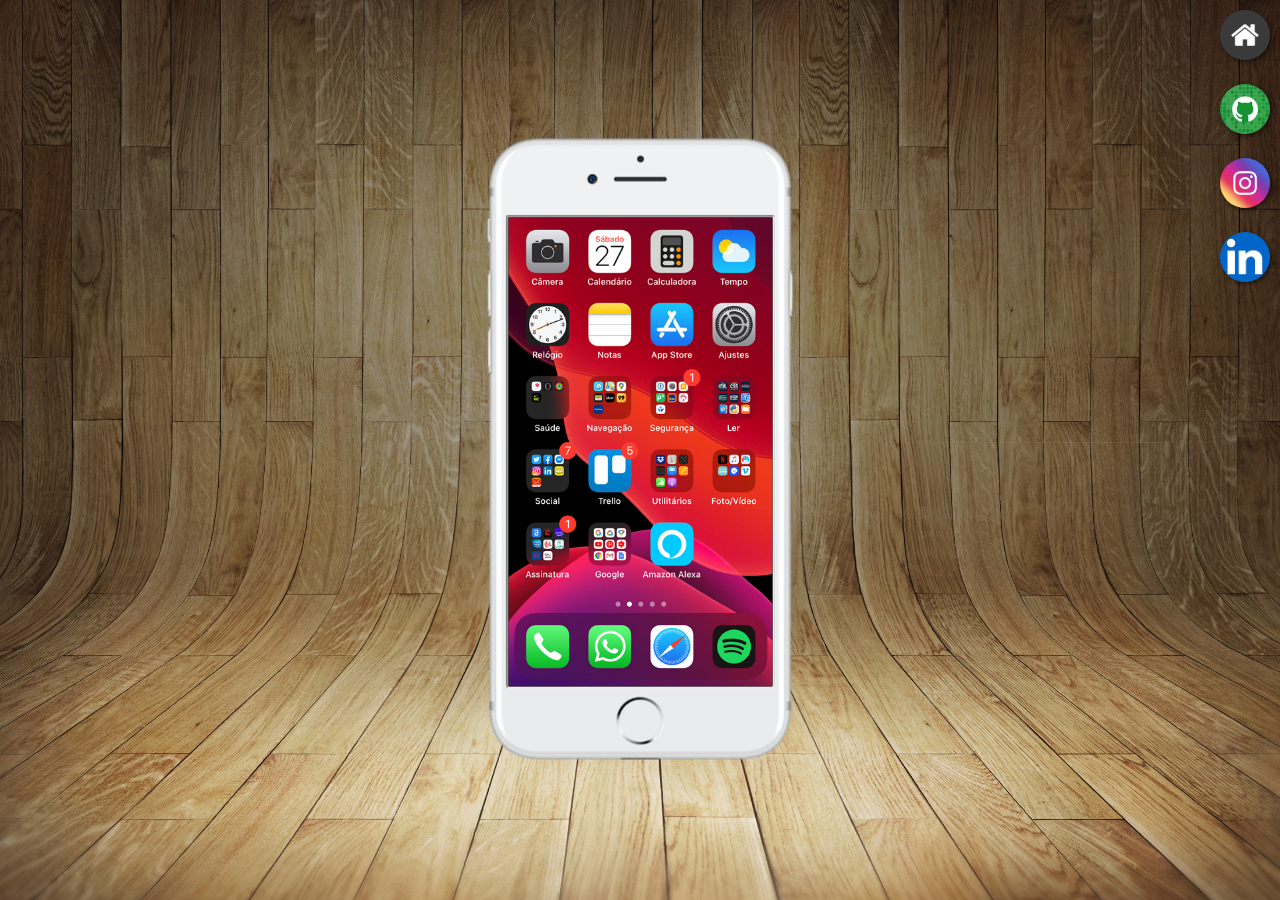
<file: index.html>
<!DOCTYPE html>
<html lang="pt-br">
<head>
    <meta charset="UTF-8">
    <meta name="viewport" content="width=device-width, initial-scale=1.0">
    <title>Projeto Redes Sociais</title>
    <link rel="shortcut icon" href="favicon.ico" type="image/x-icon">
    <link rel="stylesheet" href="estilos/style.css">

</head>
<body>
    <main>
        <section id="telefone">

            <iframe name="tela" id="tela" src="home.html">
                <p>Seu navegador não é compatível</p>
            </iframe>

        </section>

        <section id="redes-sociais">
            <a href="home.html" target="tela"><img src="imagens/logo-home.jpg" alt="home"></a> <br>
            <a href="github.html" target="tela"><img src="imagens/logo-github.jpg" alt="github"></a> <br>
            <a href="instagram.html" target="tela"><img src="imagens/logo-instagram.jpg" alt="instagram"></a> <br>
            <a href="linkedin.html" target="tela"><img src="imagens/logo-linkedin.png" alt="Linkedin"></a> <br>
            

        </section>
    </main>
</body>
</html>
</file>
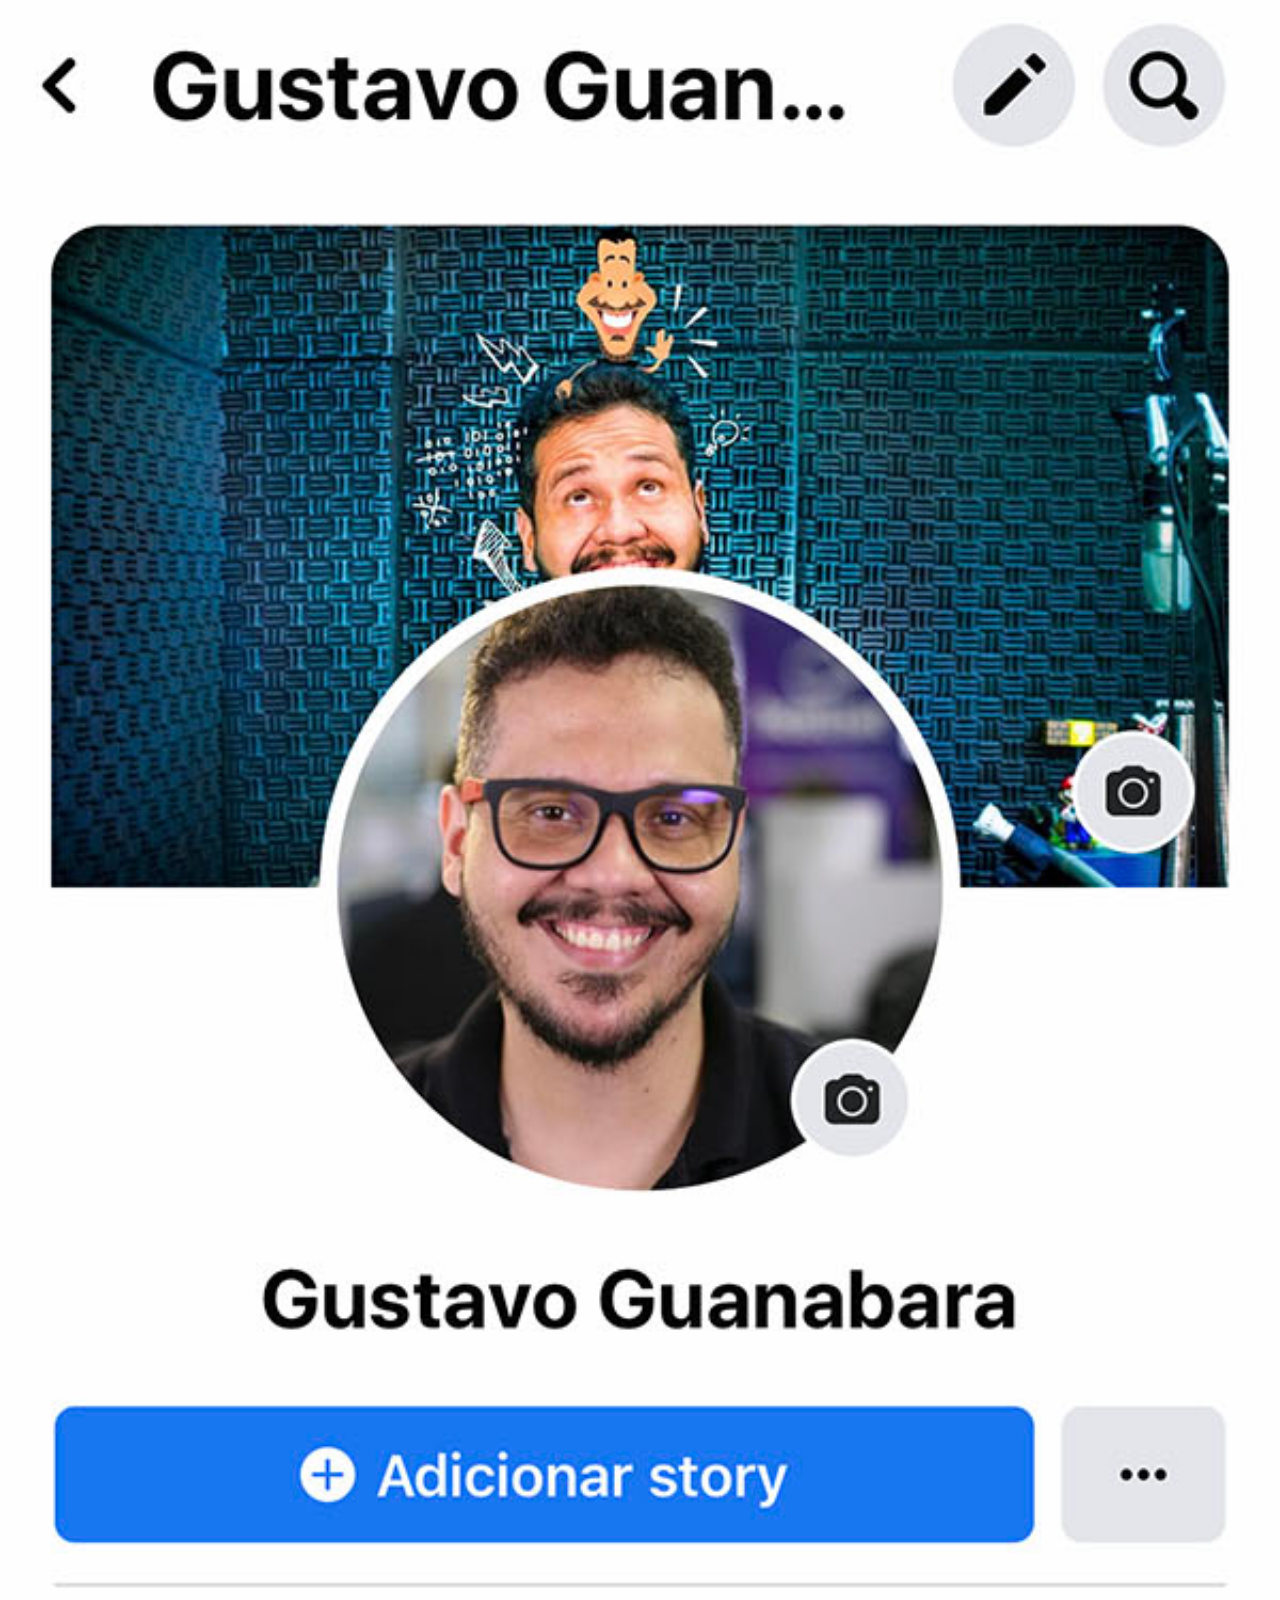
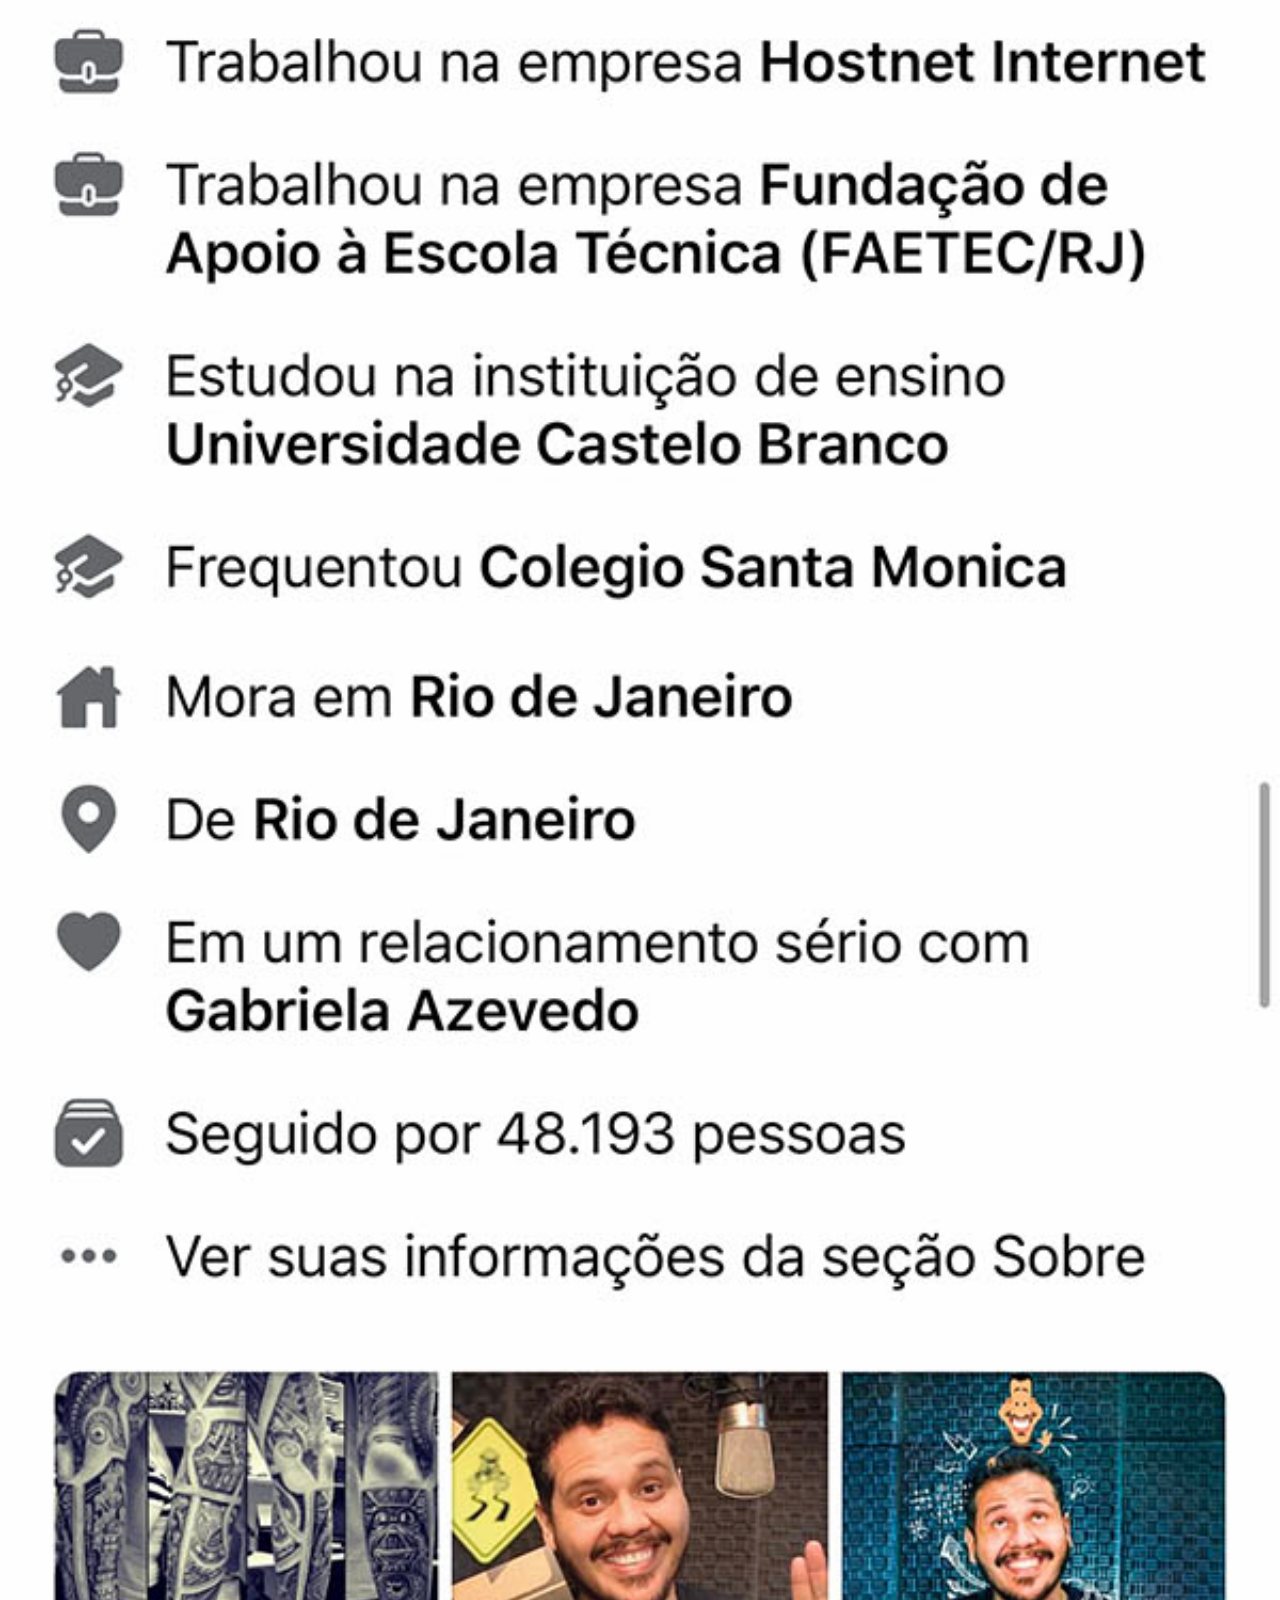
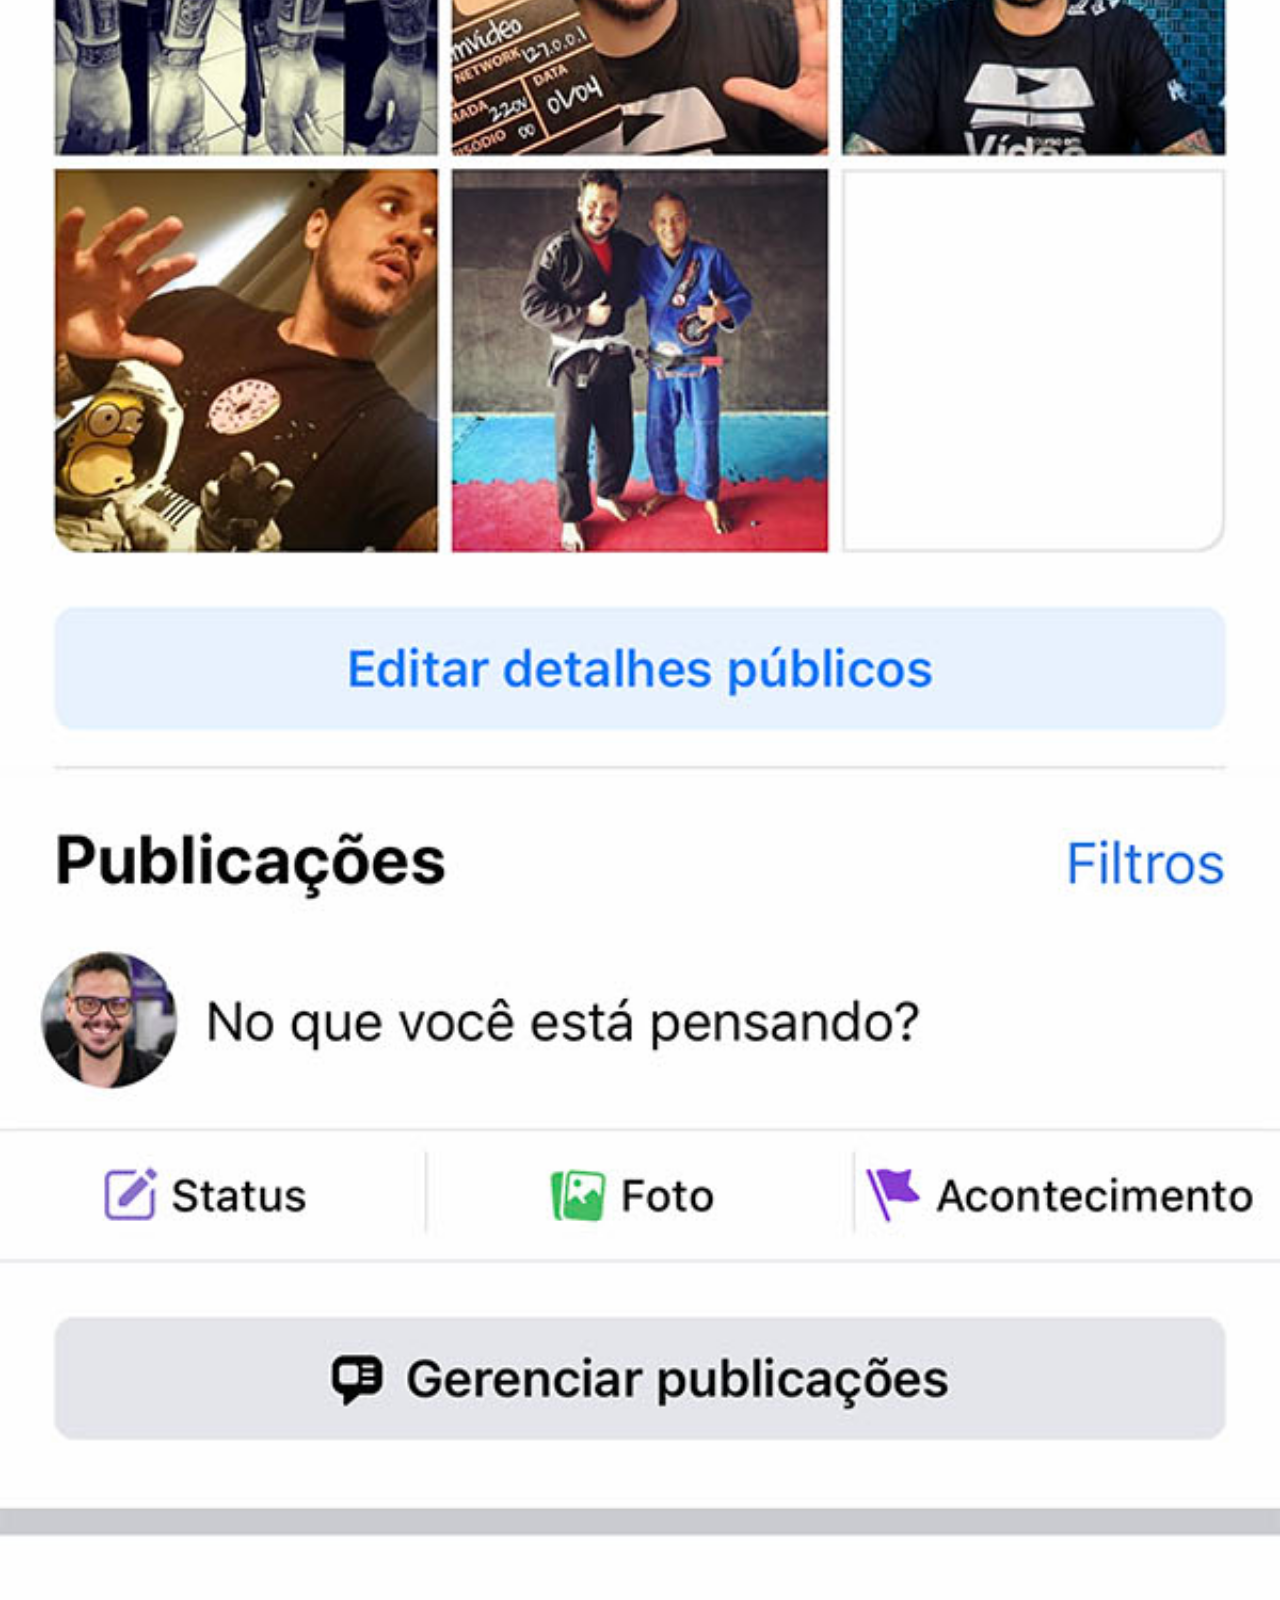
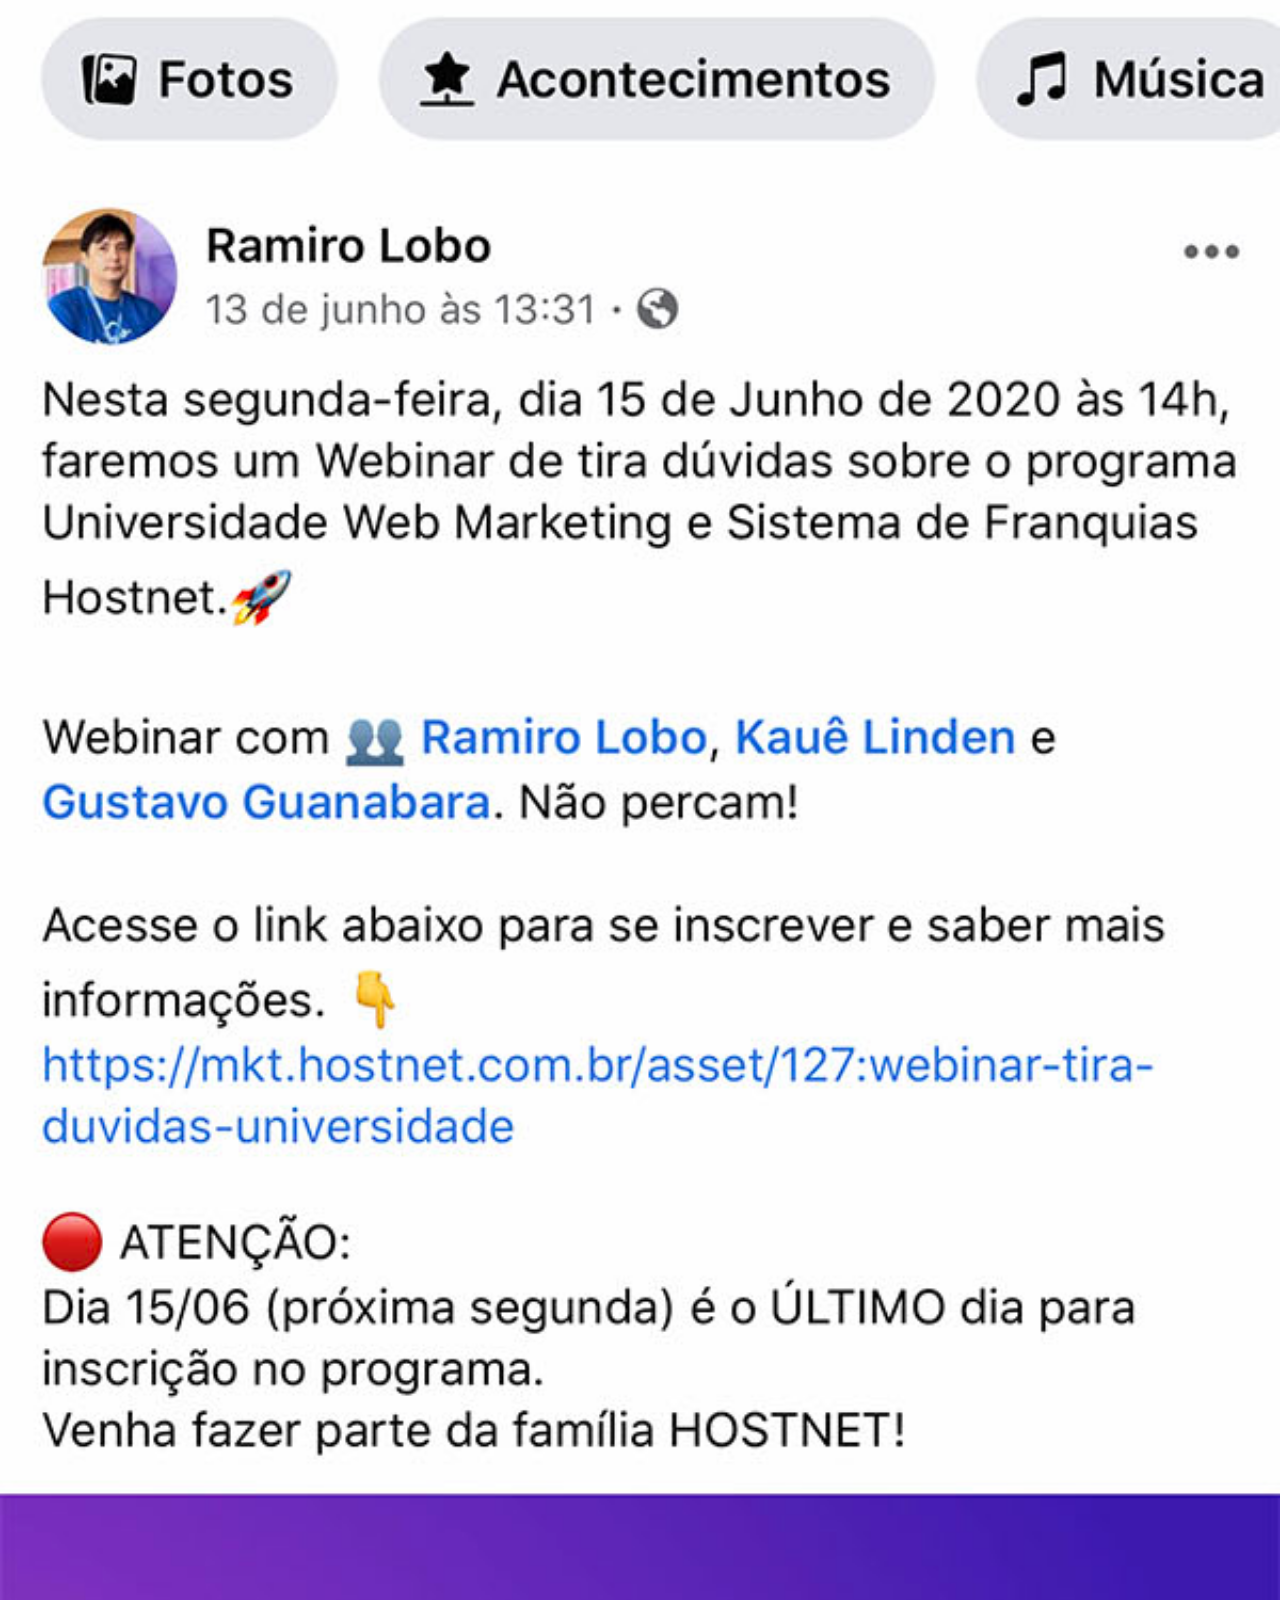
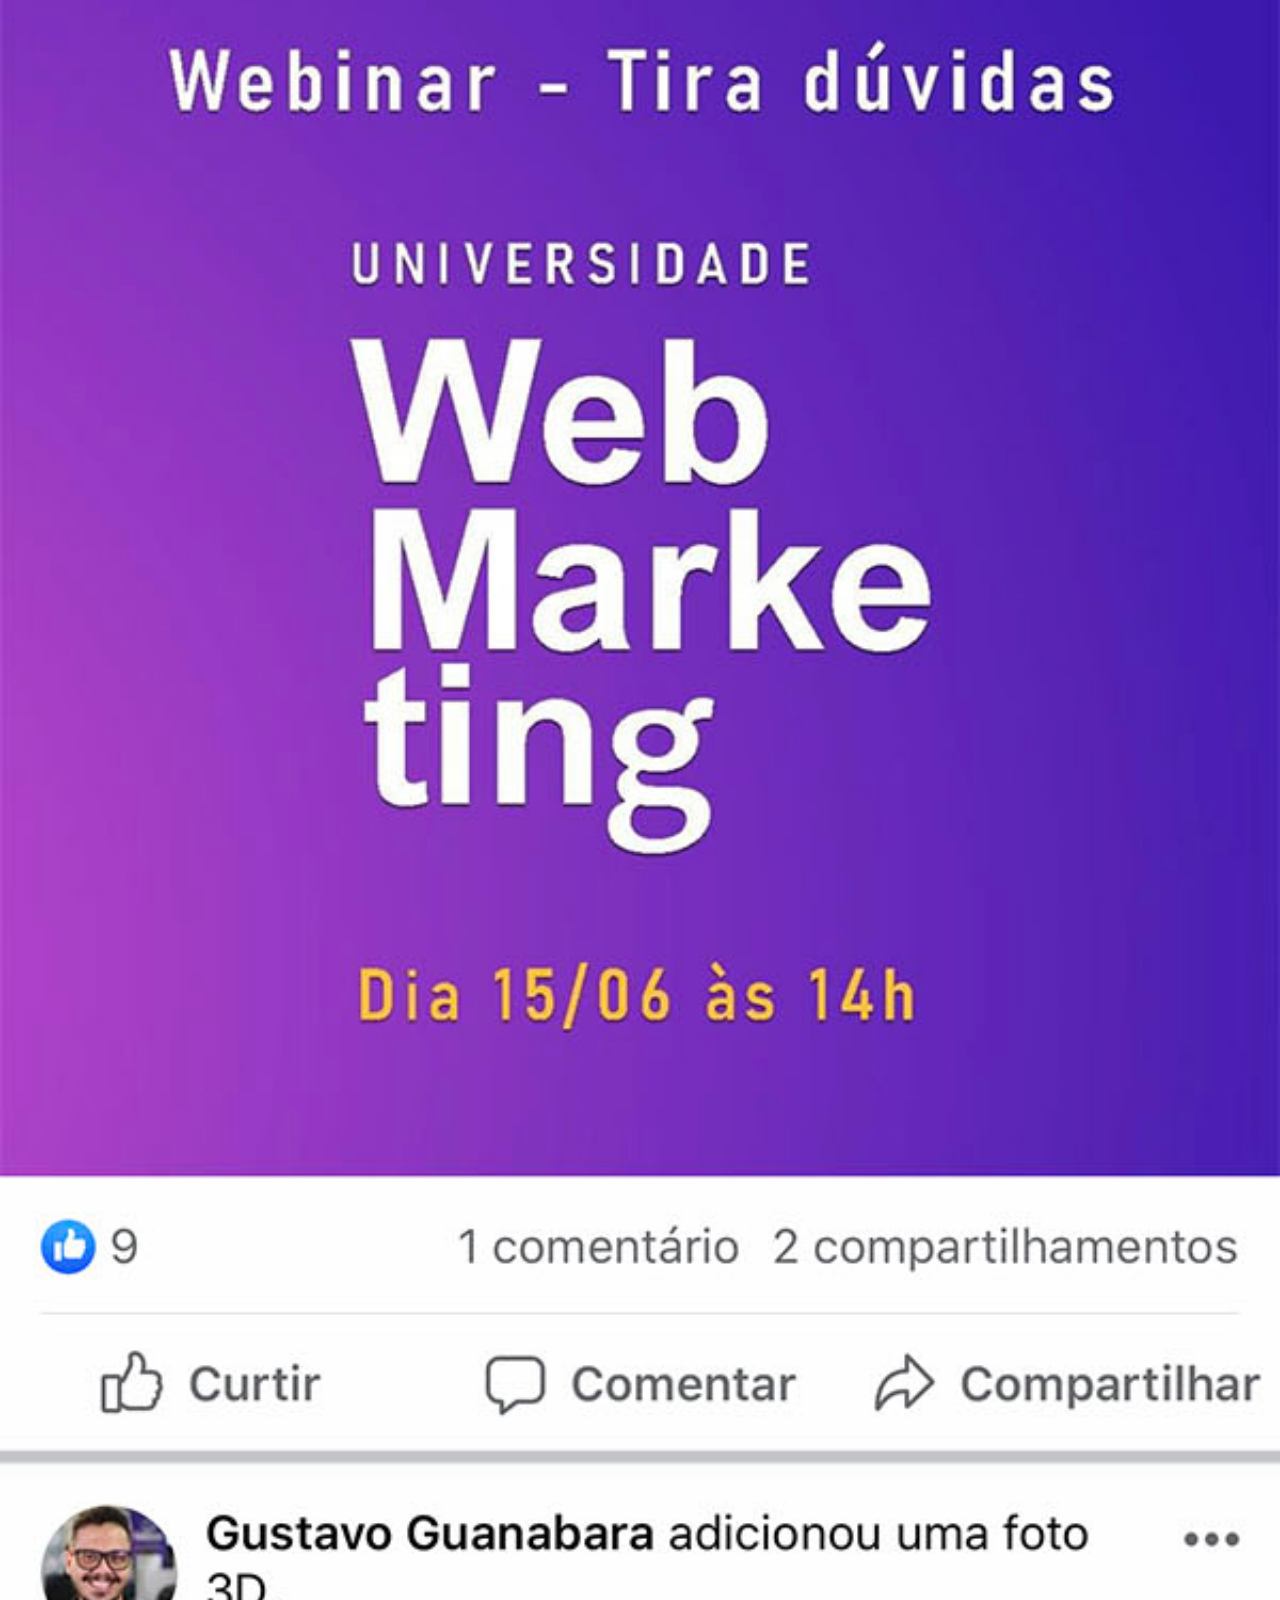
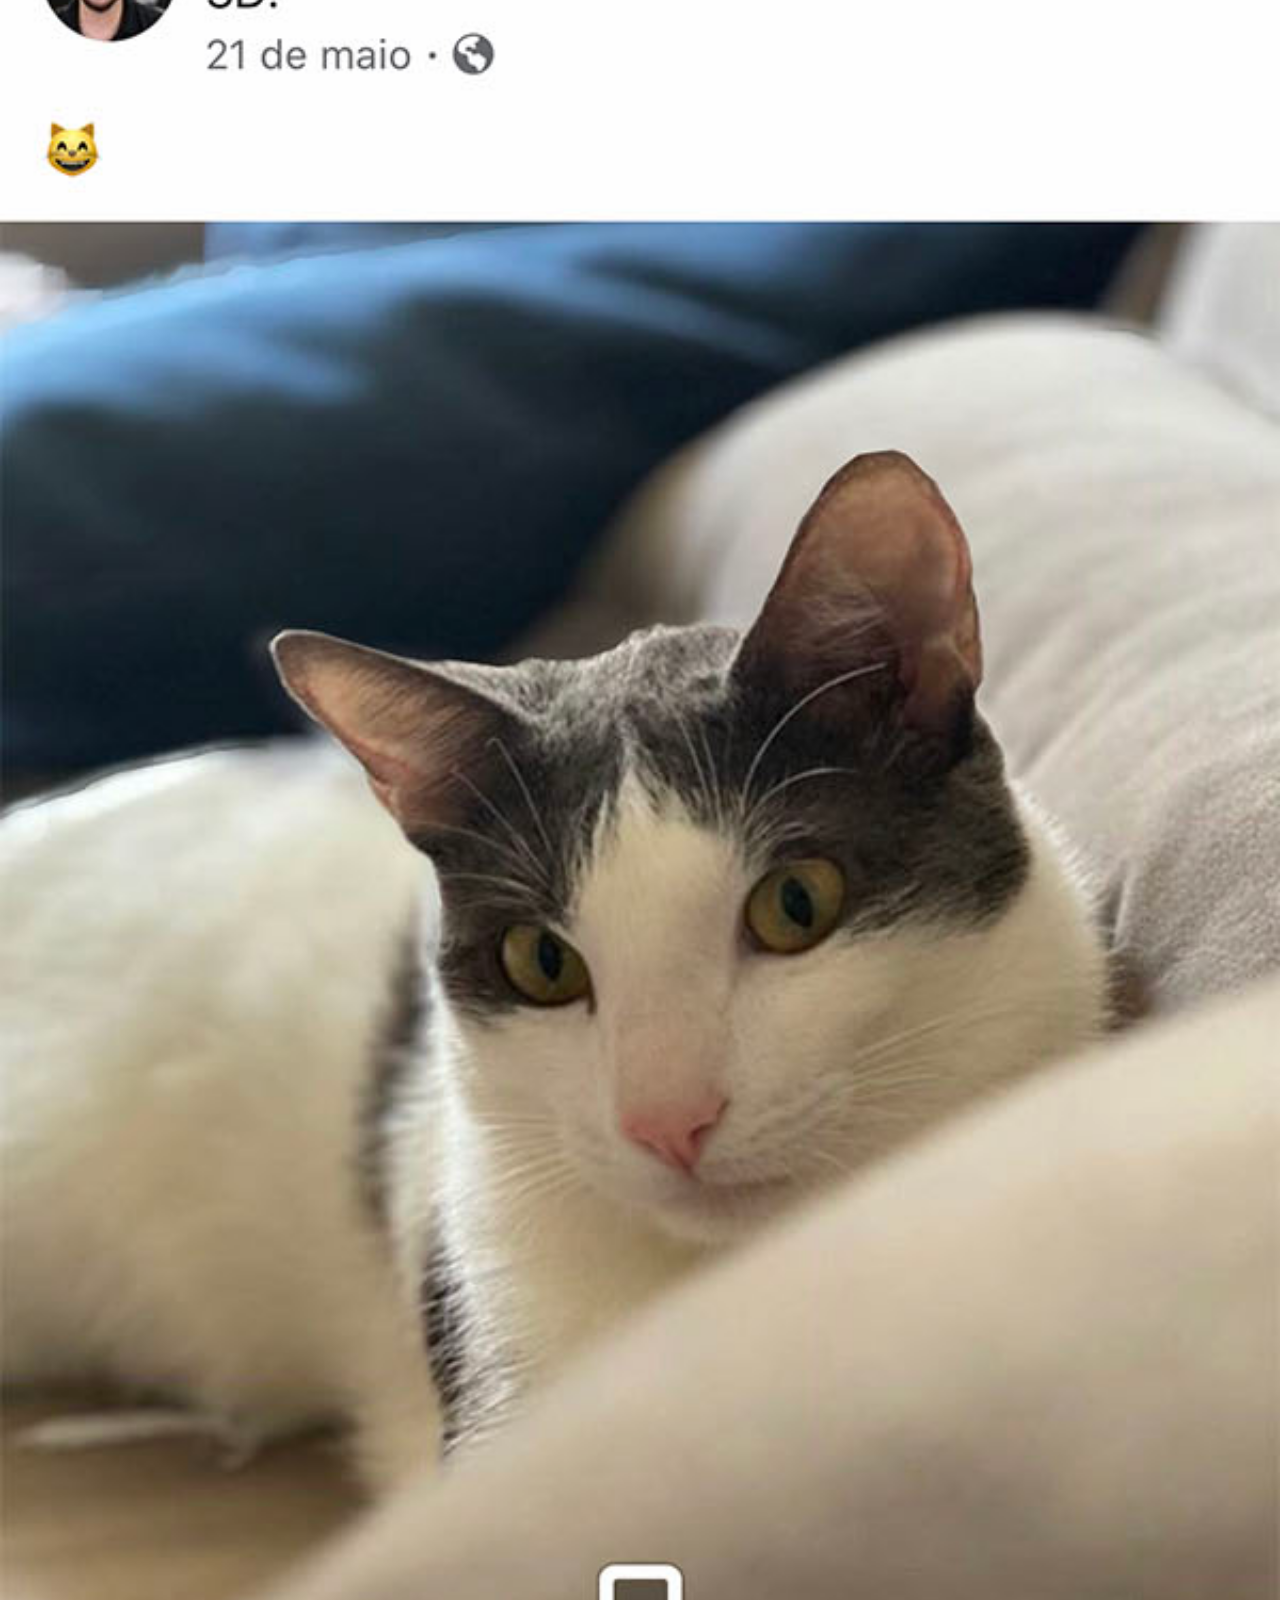
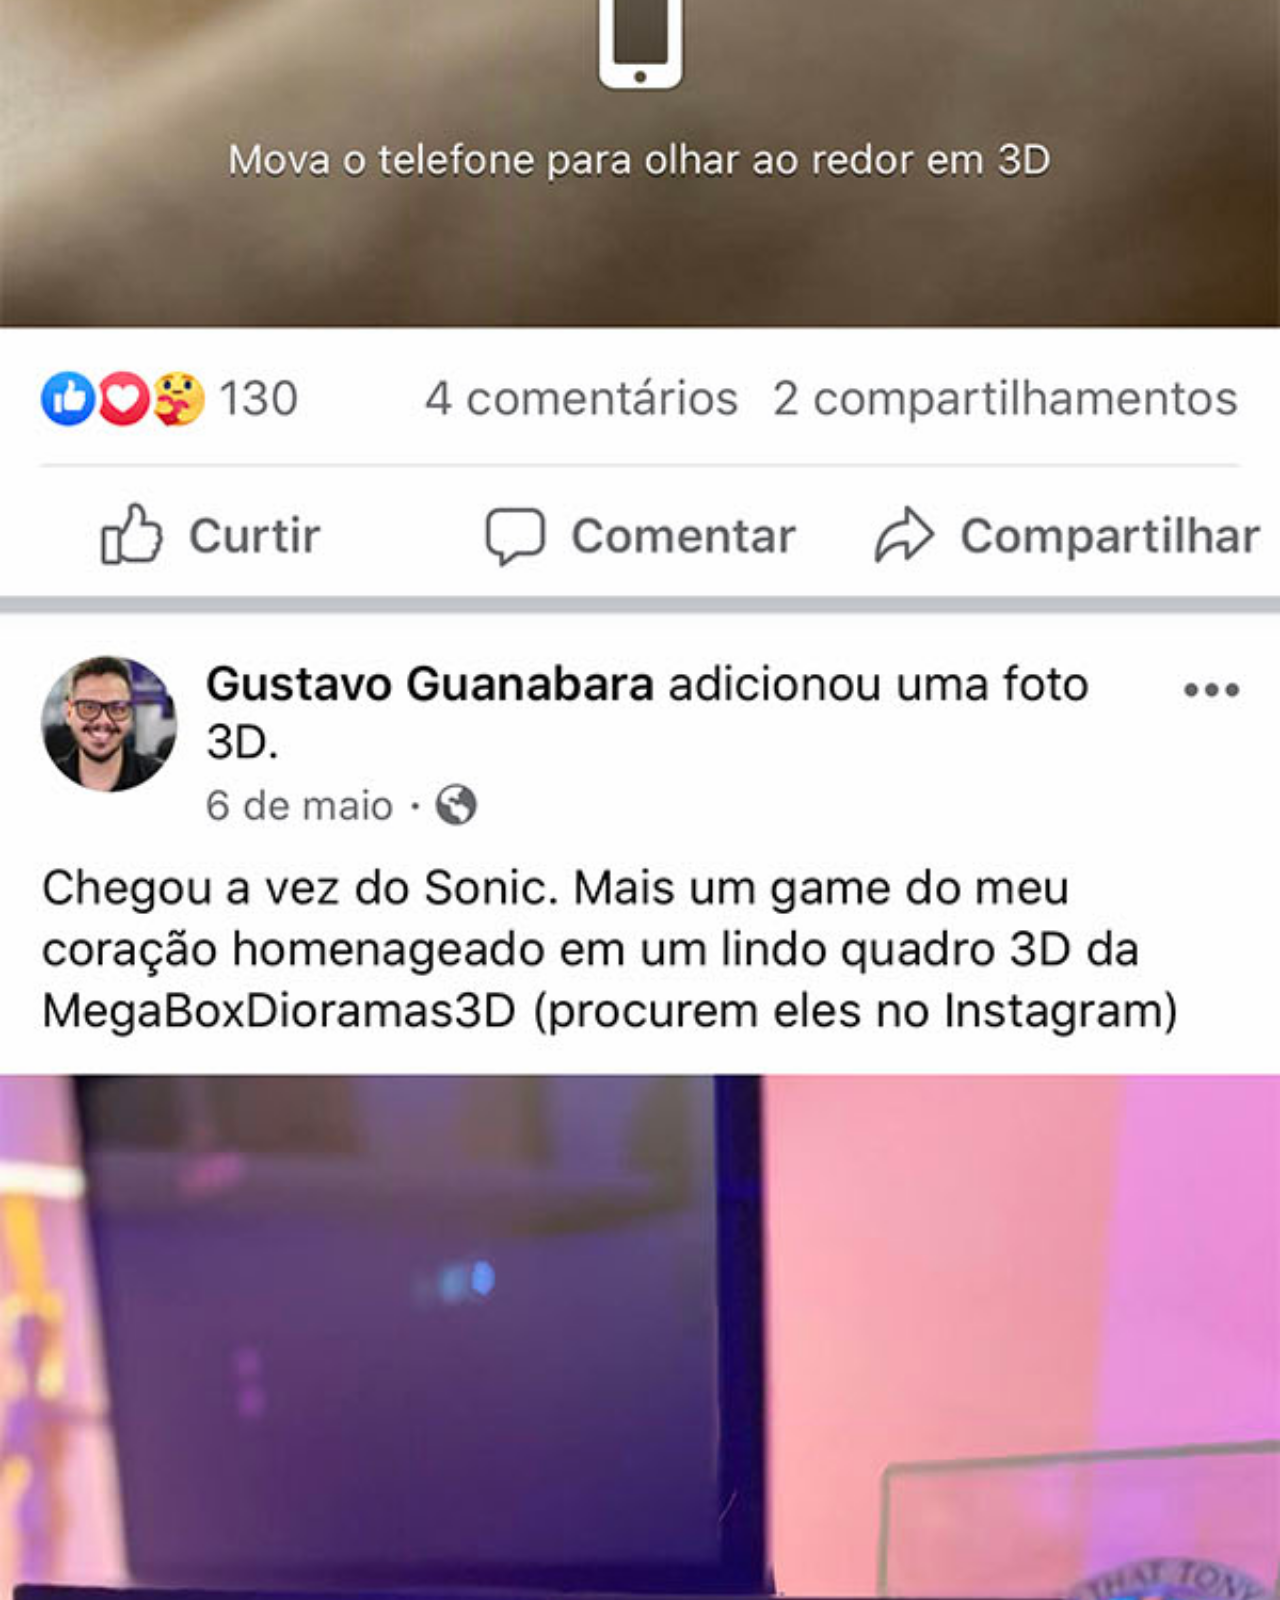
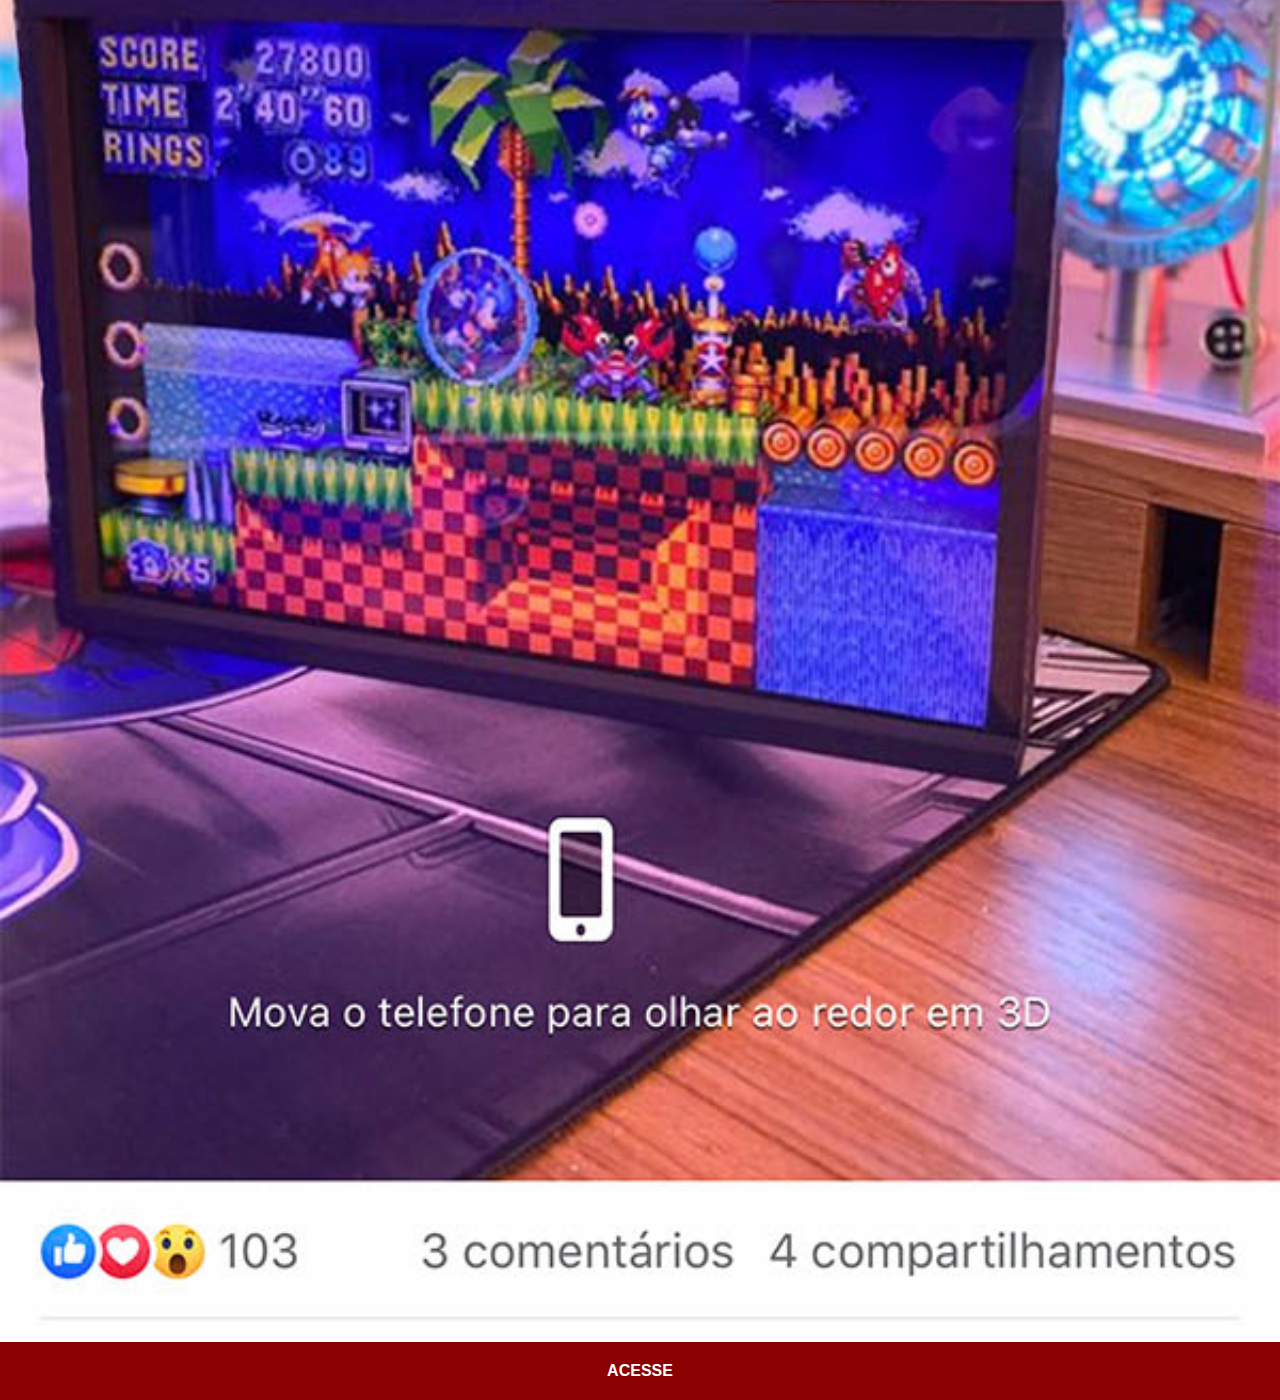
<file: facebook.html>
<!DOCTYPE html>
<html lang="en">
<head>
    <meta charset="UTF-8">
    <meta name="viewport" content="width=device-width, initial-scale=1.0">
    <title>Document</title>
    <link rel="stylesheet" href="estilos/social.css">
</head>
<body>
    <img src="imagens/tela-facebook.jpg" alt="facebook">
    <a href="https://www.facebook.com/CursosEmVideo/" target="_blank">ACESSE</a>
</body>
</html>
</file>
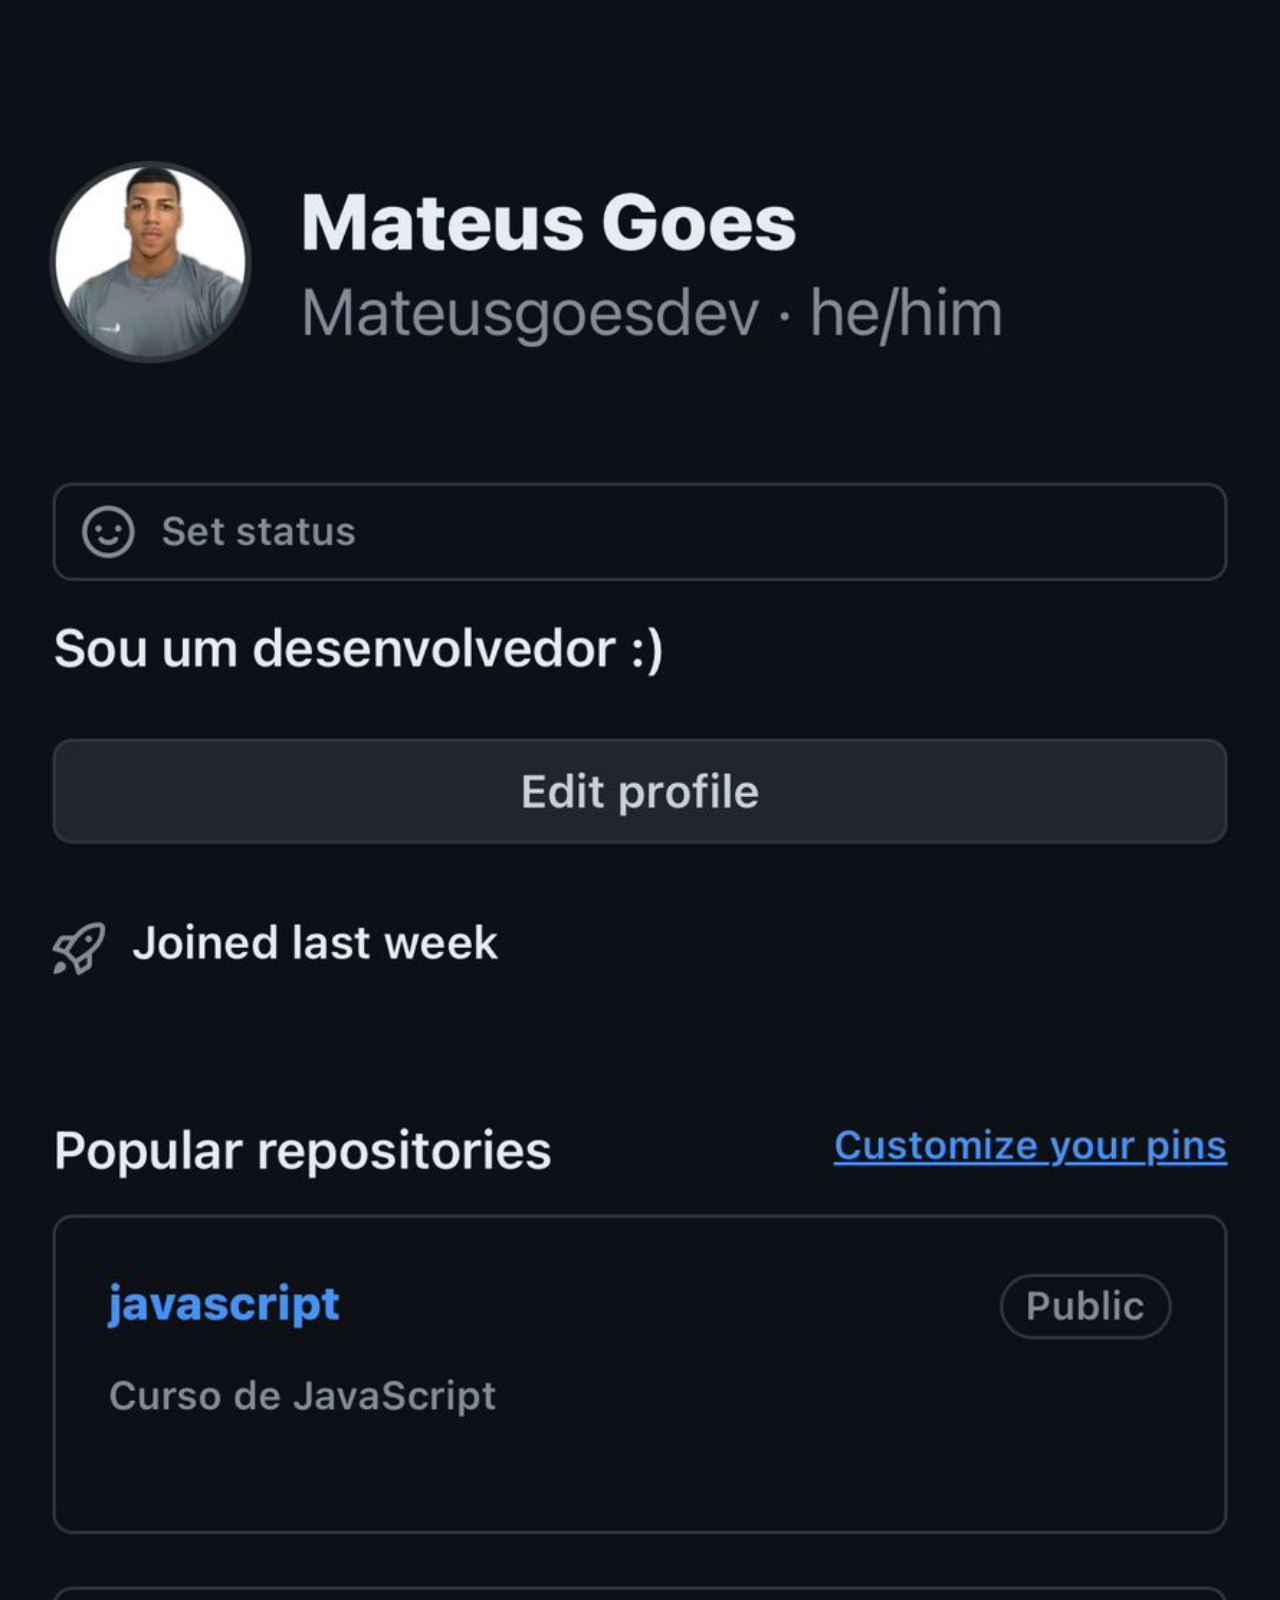
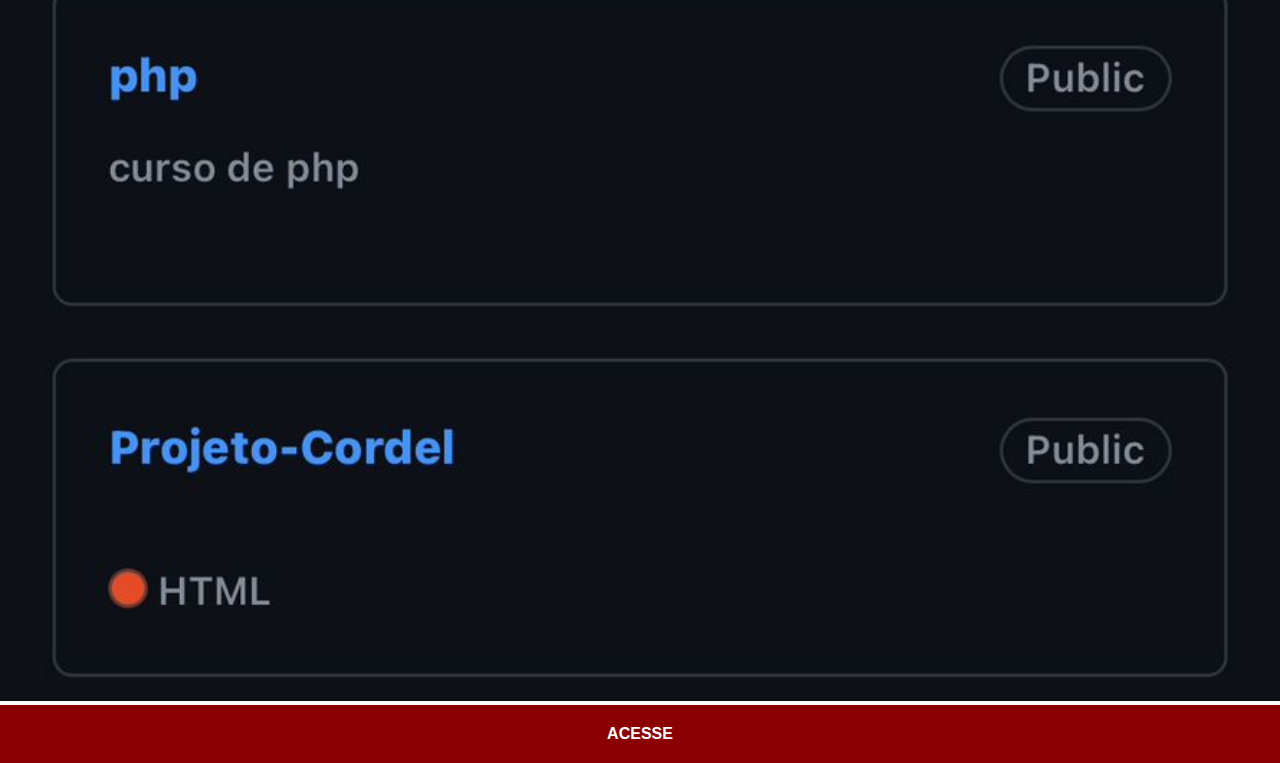
<file: github.html>
<!DOCTYPE html>
<html lang="pt-br">
<head>
    <meta charset="UTF-8">
    <meta name="viewport" content="width=device-width, initial-scale=1.0">
    <title>GitHub</title>
    <link rel="stylesheet" href="estilos/social.css">
</head>
<body>
    <img src="imagens/tela1-github.jpeg" alt="github">
    <a href="https://github.com/Mateusgoesdev" target="_blank" >ACESSE</a>
</body>
</html>
</file>
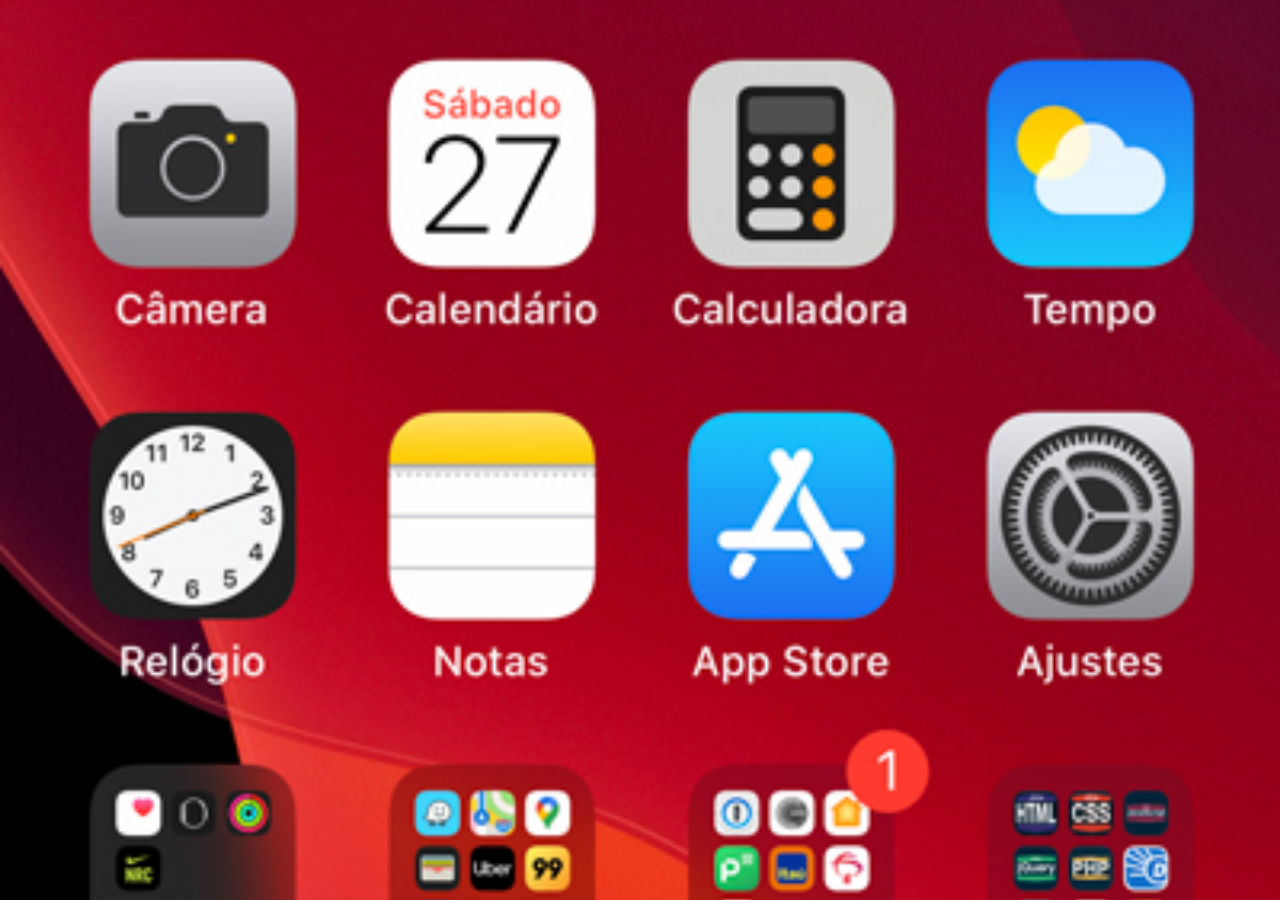
<file: home.html>
<!DOCTYPE html>
<html lang="pt-br">
<head>
    <meta charset="UTF-8">
    <meta name="viewport" content="width=device-width, initial-scale=1.0">
    <title>Home</title>
    <style>
        * {
            margin: 0px;
            padding: 0px;
        }

        body {
            width: 100vw;
            height: 100vh;
            background:black url('imagens/tela-home.jpg') no-repeat top center;
            background-size: cover;
        }
    </style>

</head>
<body>
    
</body>
</html>
</file>
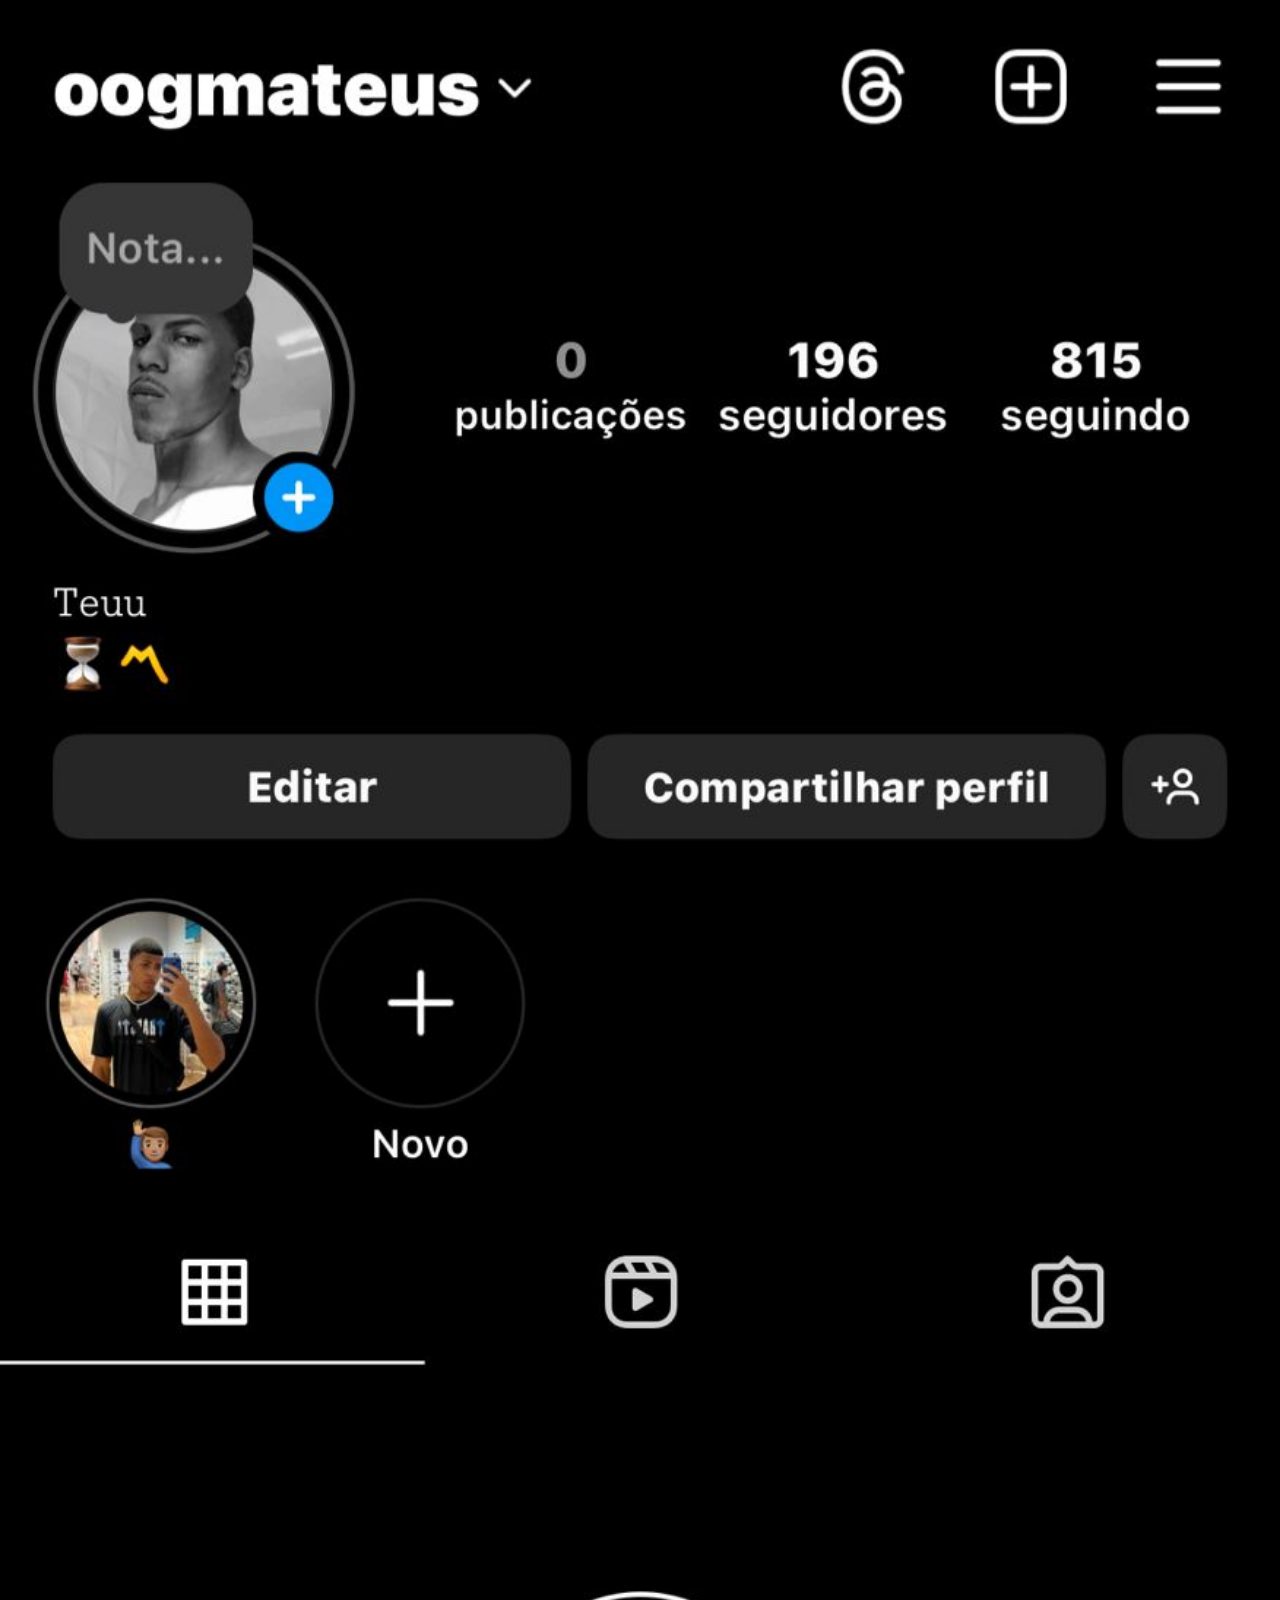
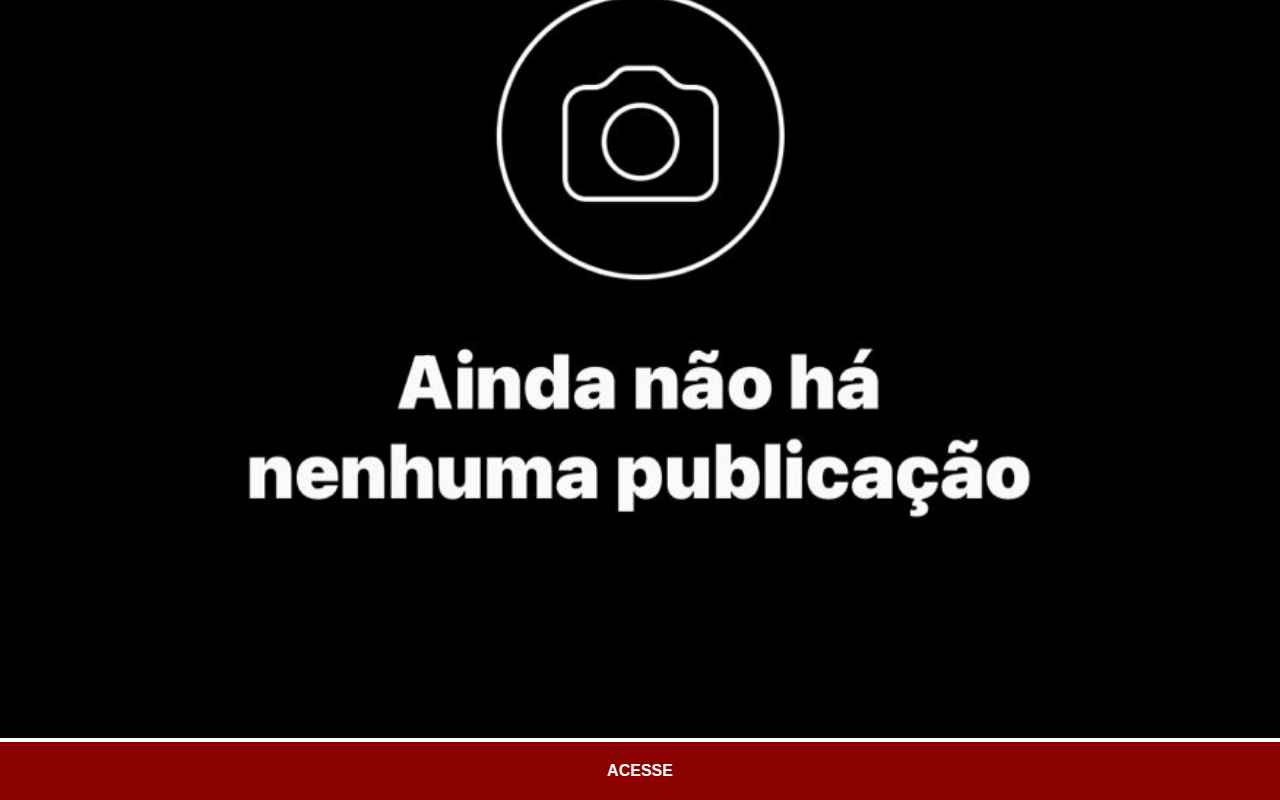
<file: instagram.html>
<!DOCTYPE html>
<html lang="pt-br">
<head>
    <meta charset="UTF-8">
    <meta name="viewport" content="width=device-width, initial-scale=1.0">
    <title>Instagram</title>
    <link rel="stylesheet" href="estilos/social.css">
</head>
<body>
    <img src="imagens/tela1-instagram.jpeg" alt="instagram">
    <a href="https://www.instagram.com/oogmateus/" target="_blank">ACESSE</a>
</body>
</html>
</file>
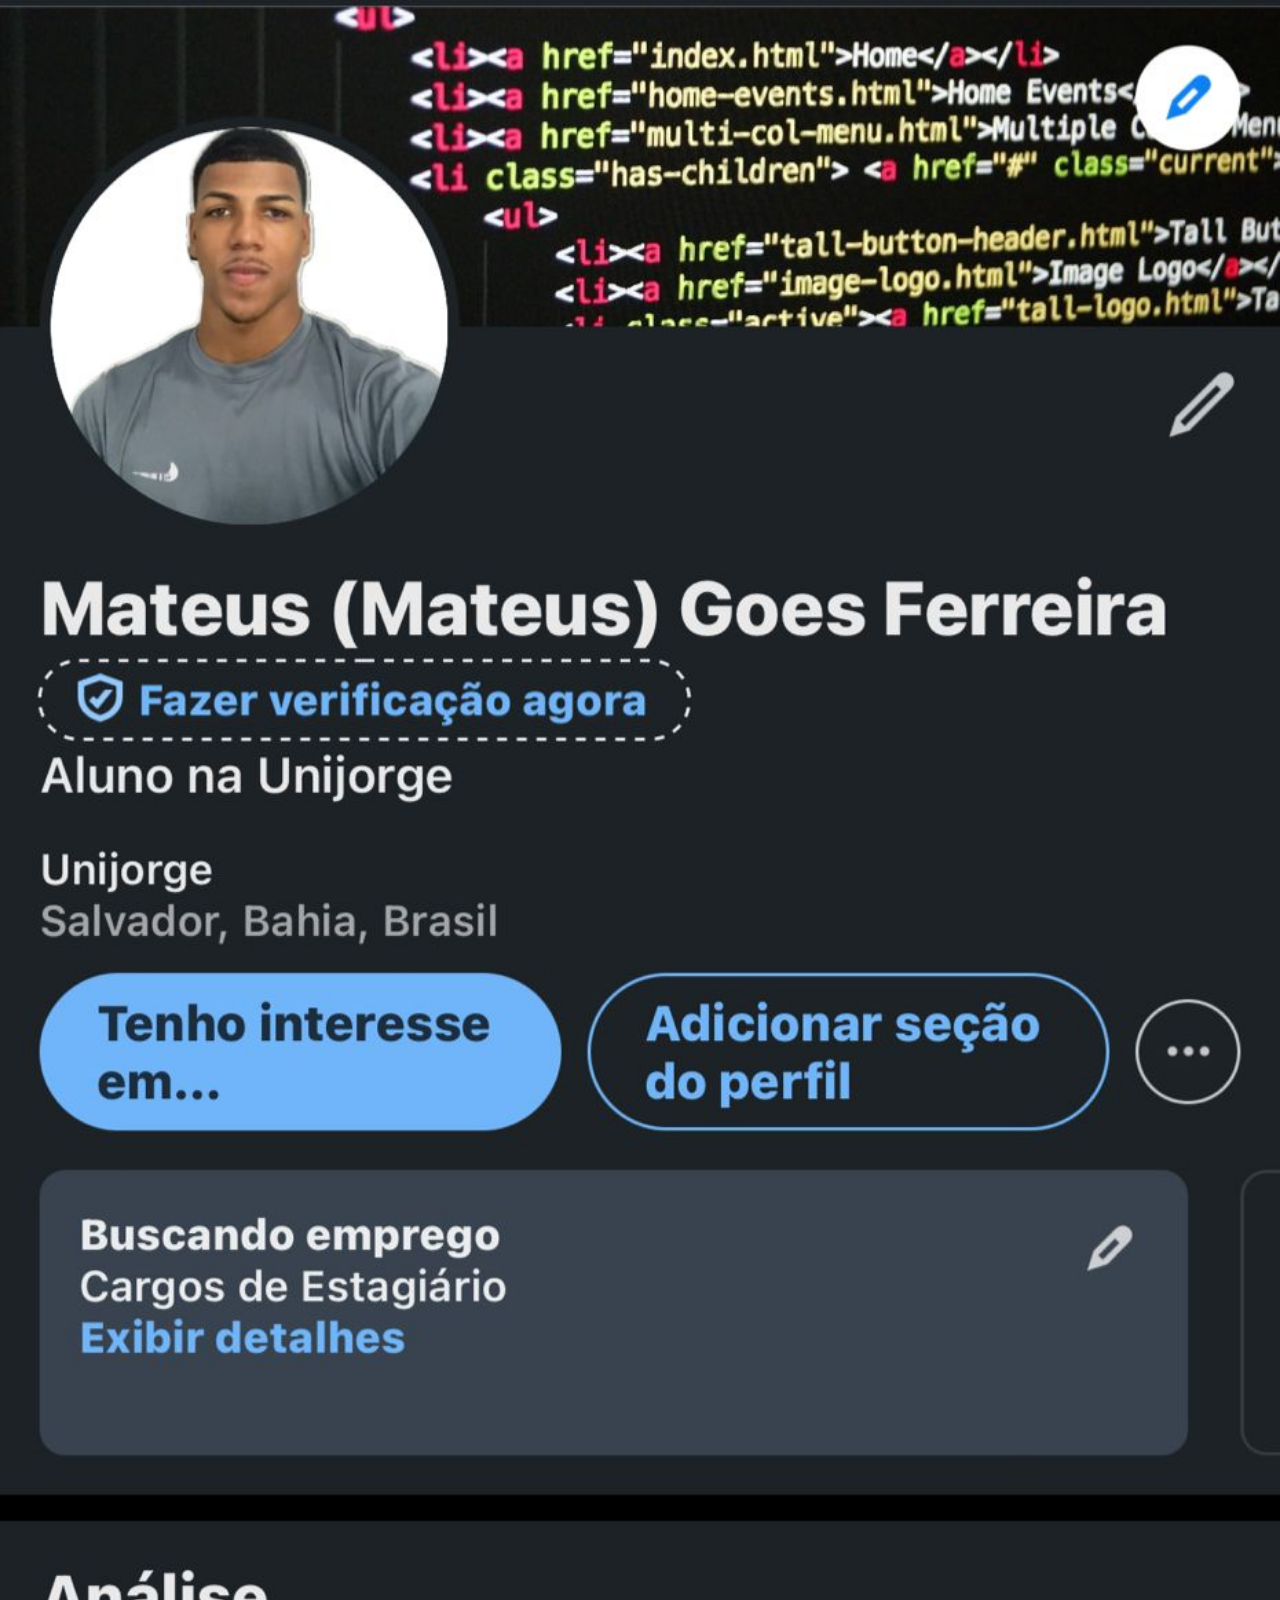
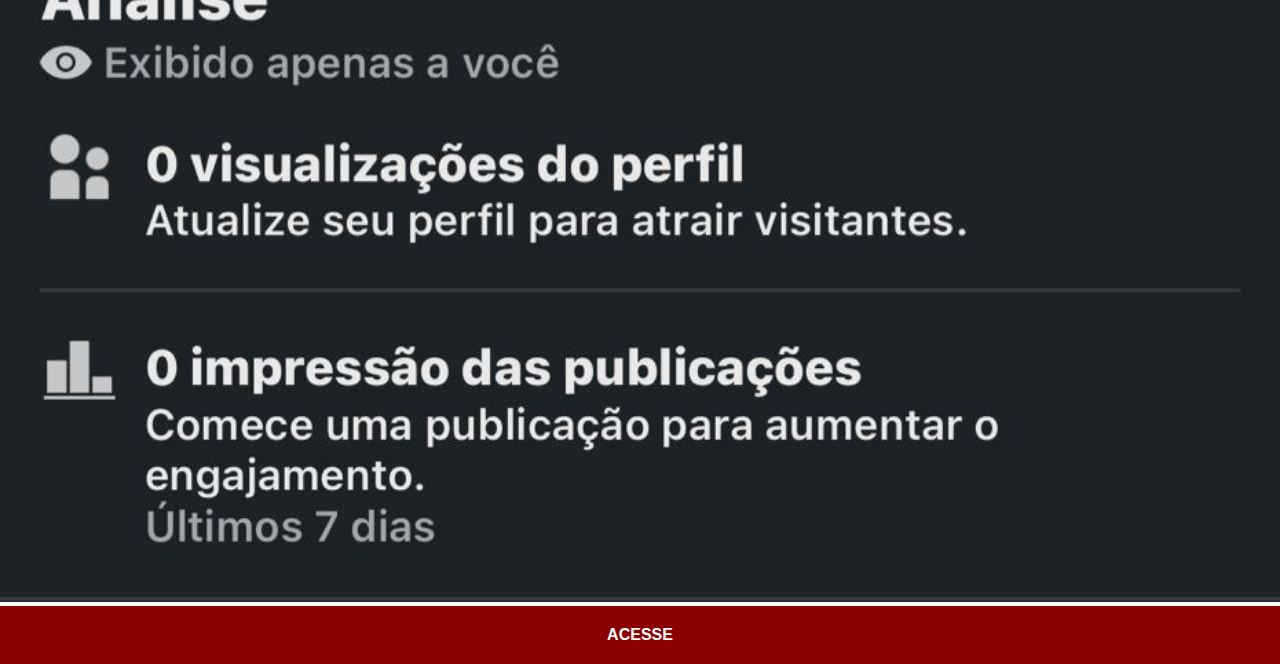
<file: linkedin.html>
<!DOCTYPE html>
<html lang="pt-br">
<head>
    <meta charset="UTF-8">
    <meta name="viewport" content="width=device-width, initial-scale=1.0">
    <title>Linkedin</title>
    <link rel="stylesheet" href="estilos//social.css">
</head>
<body>
    <img src="imagens/telaa-linkedin.jpeg" alt="linkedin">
    <a href="https://www.linkedin.com/in/mateus-goes-ferreira-80439b300/" target="_blank">ACESSE</a>
</body>
</html>
</file>
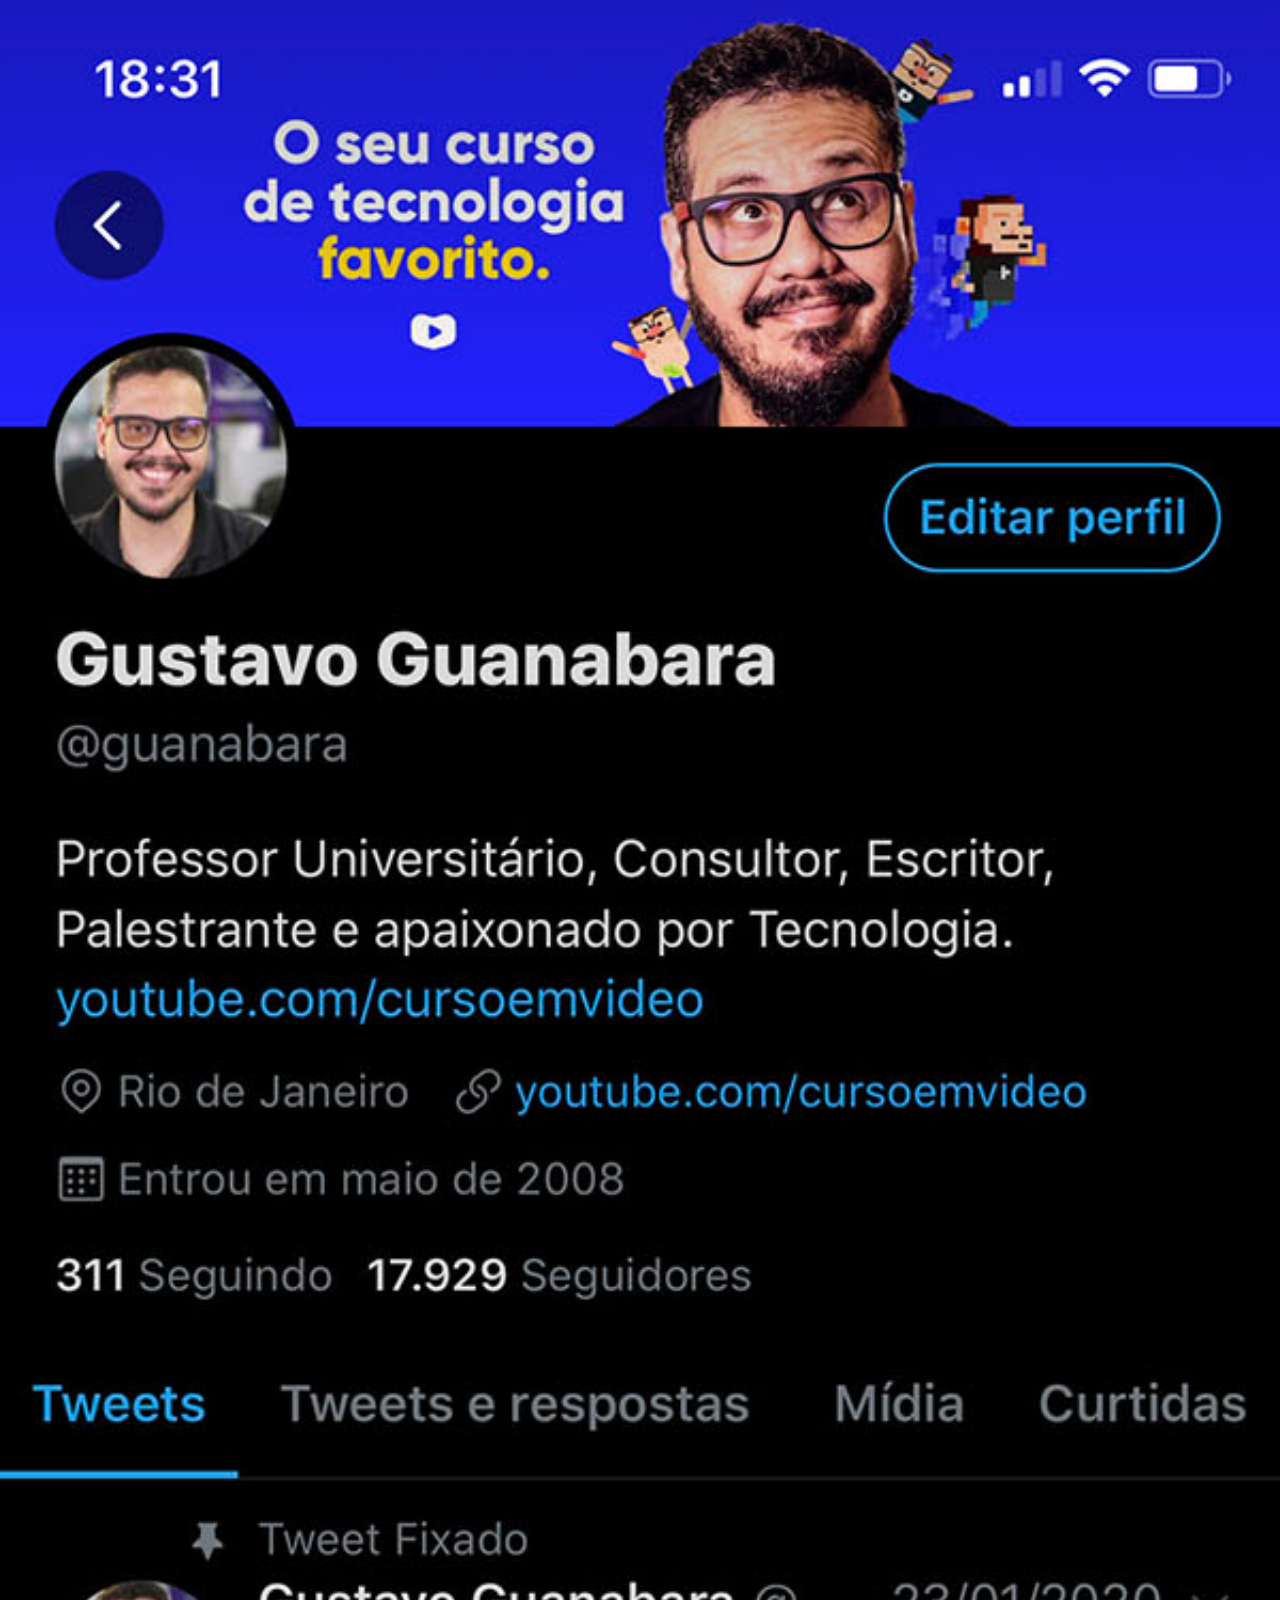
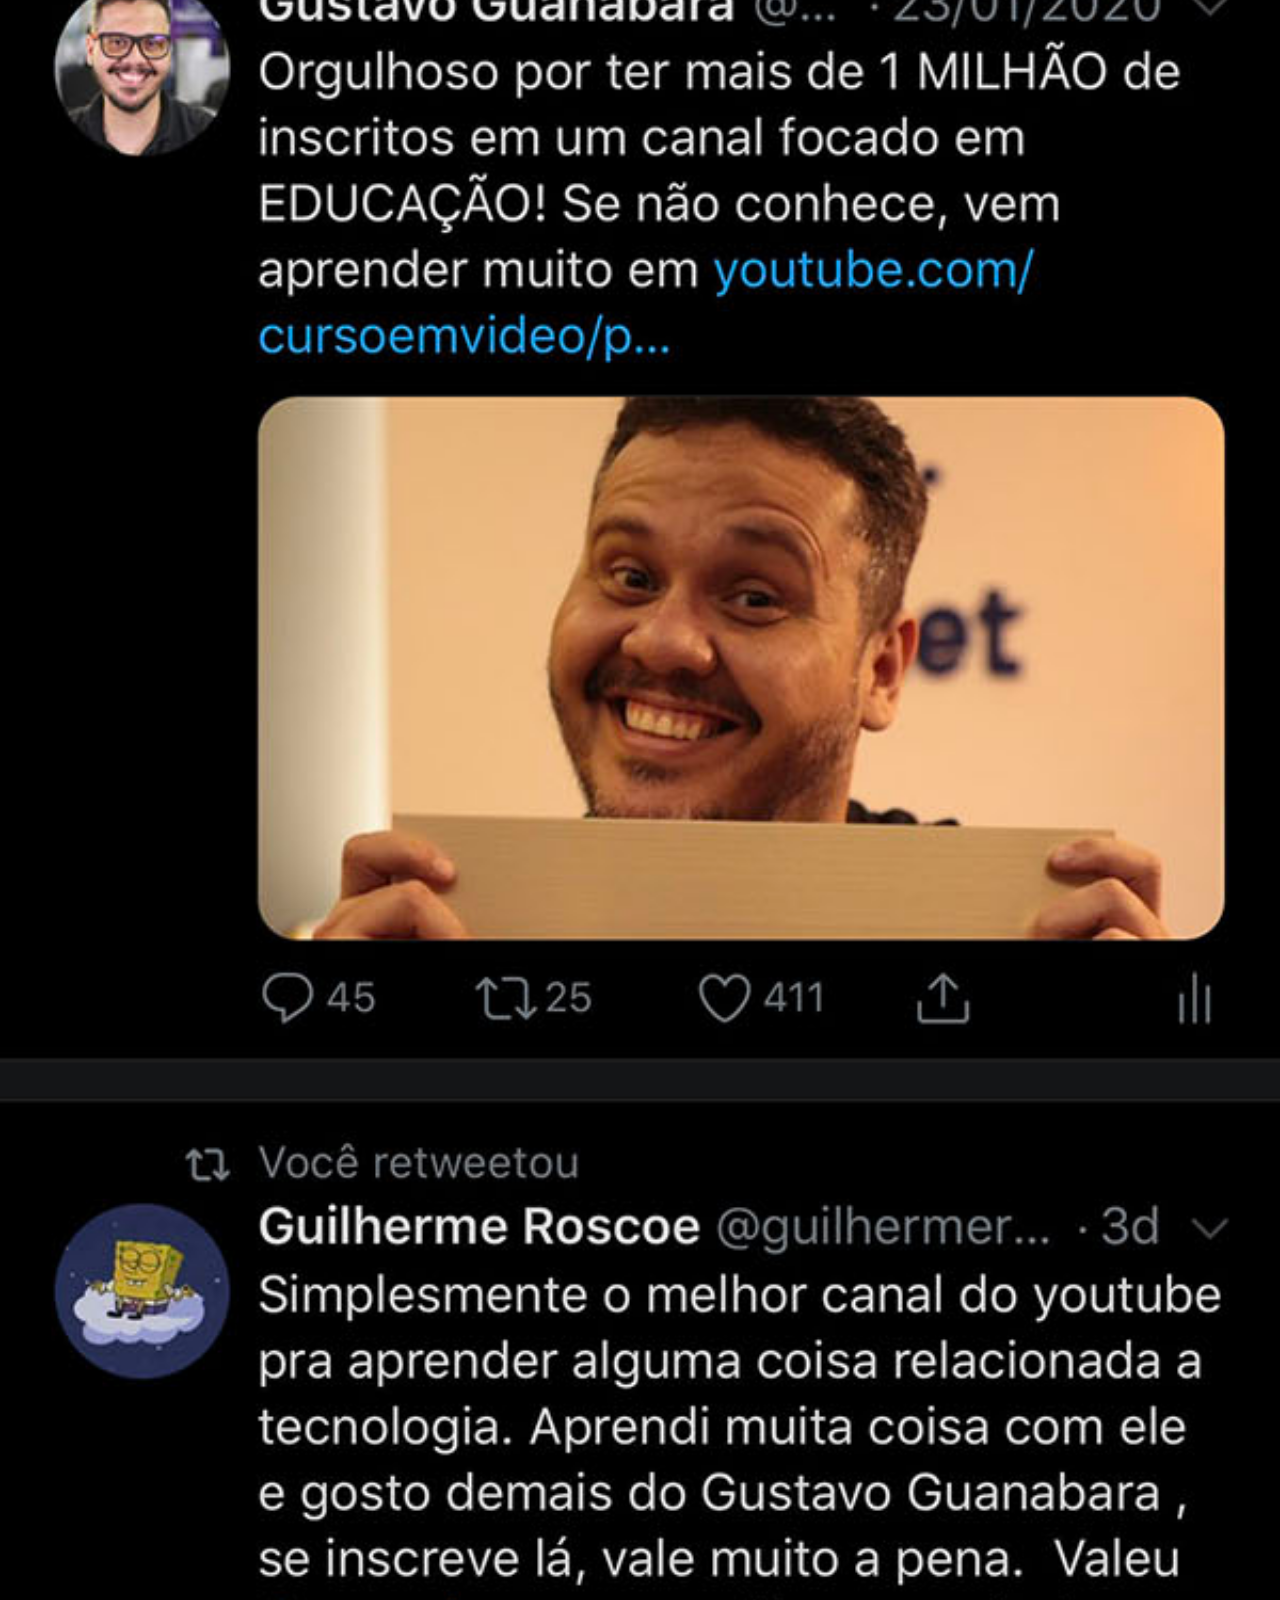
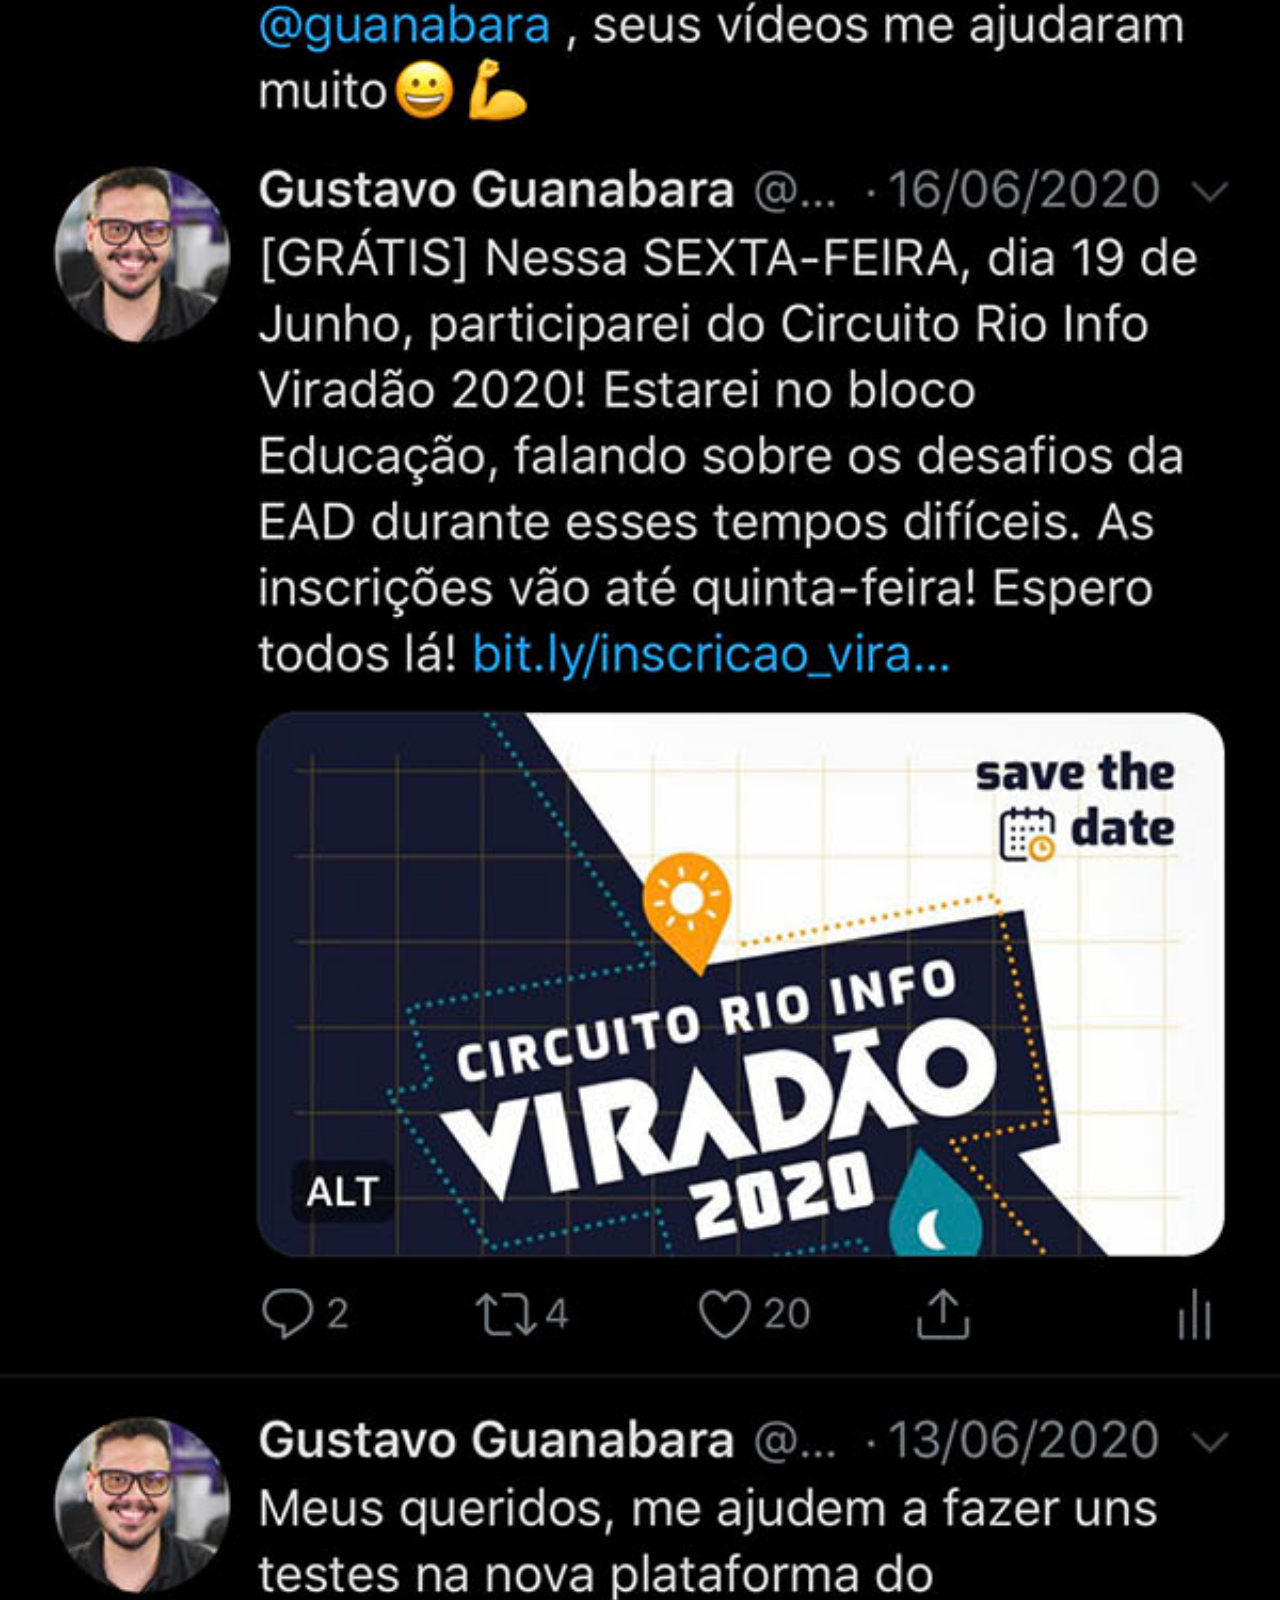
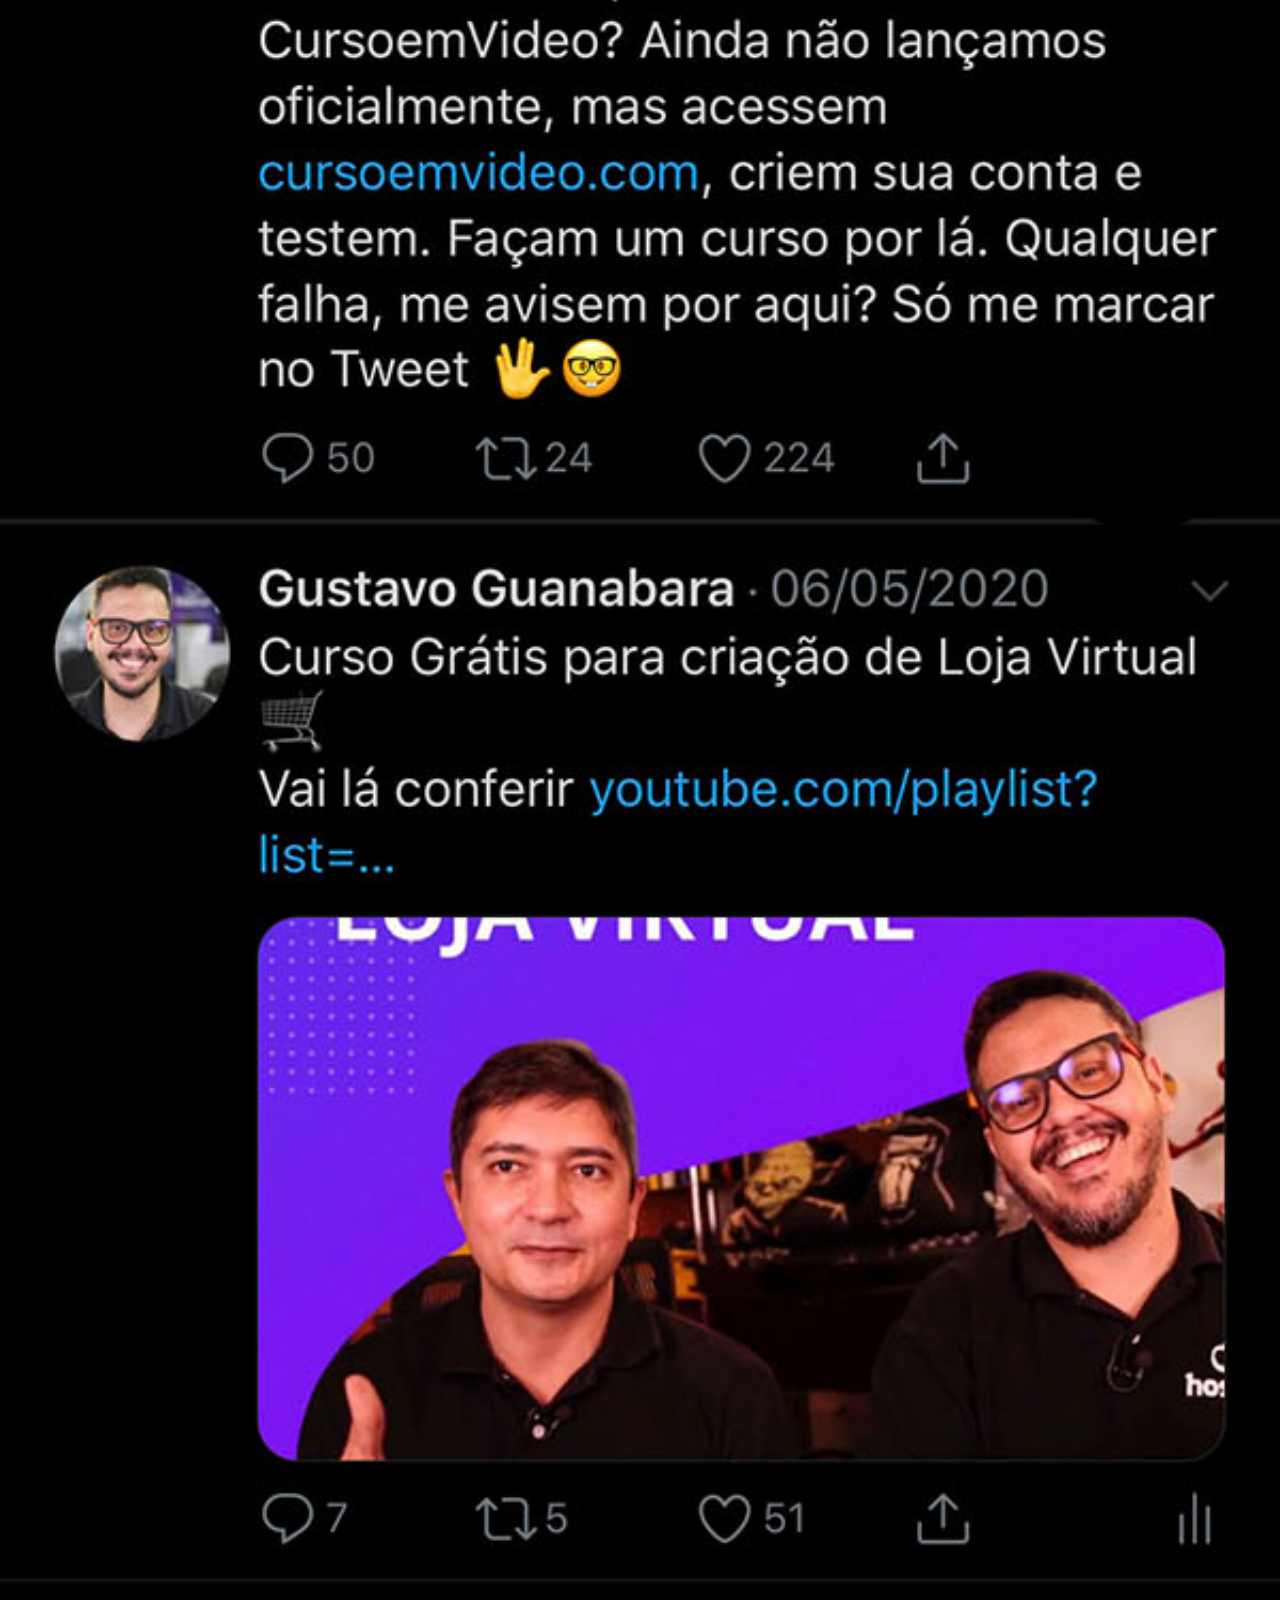
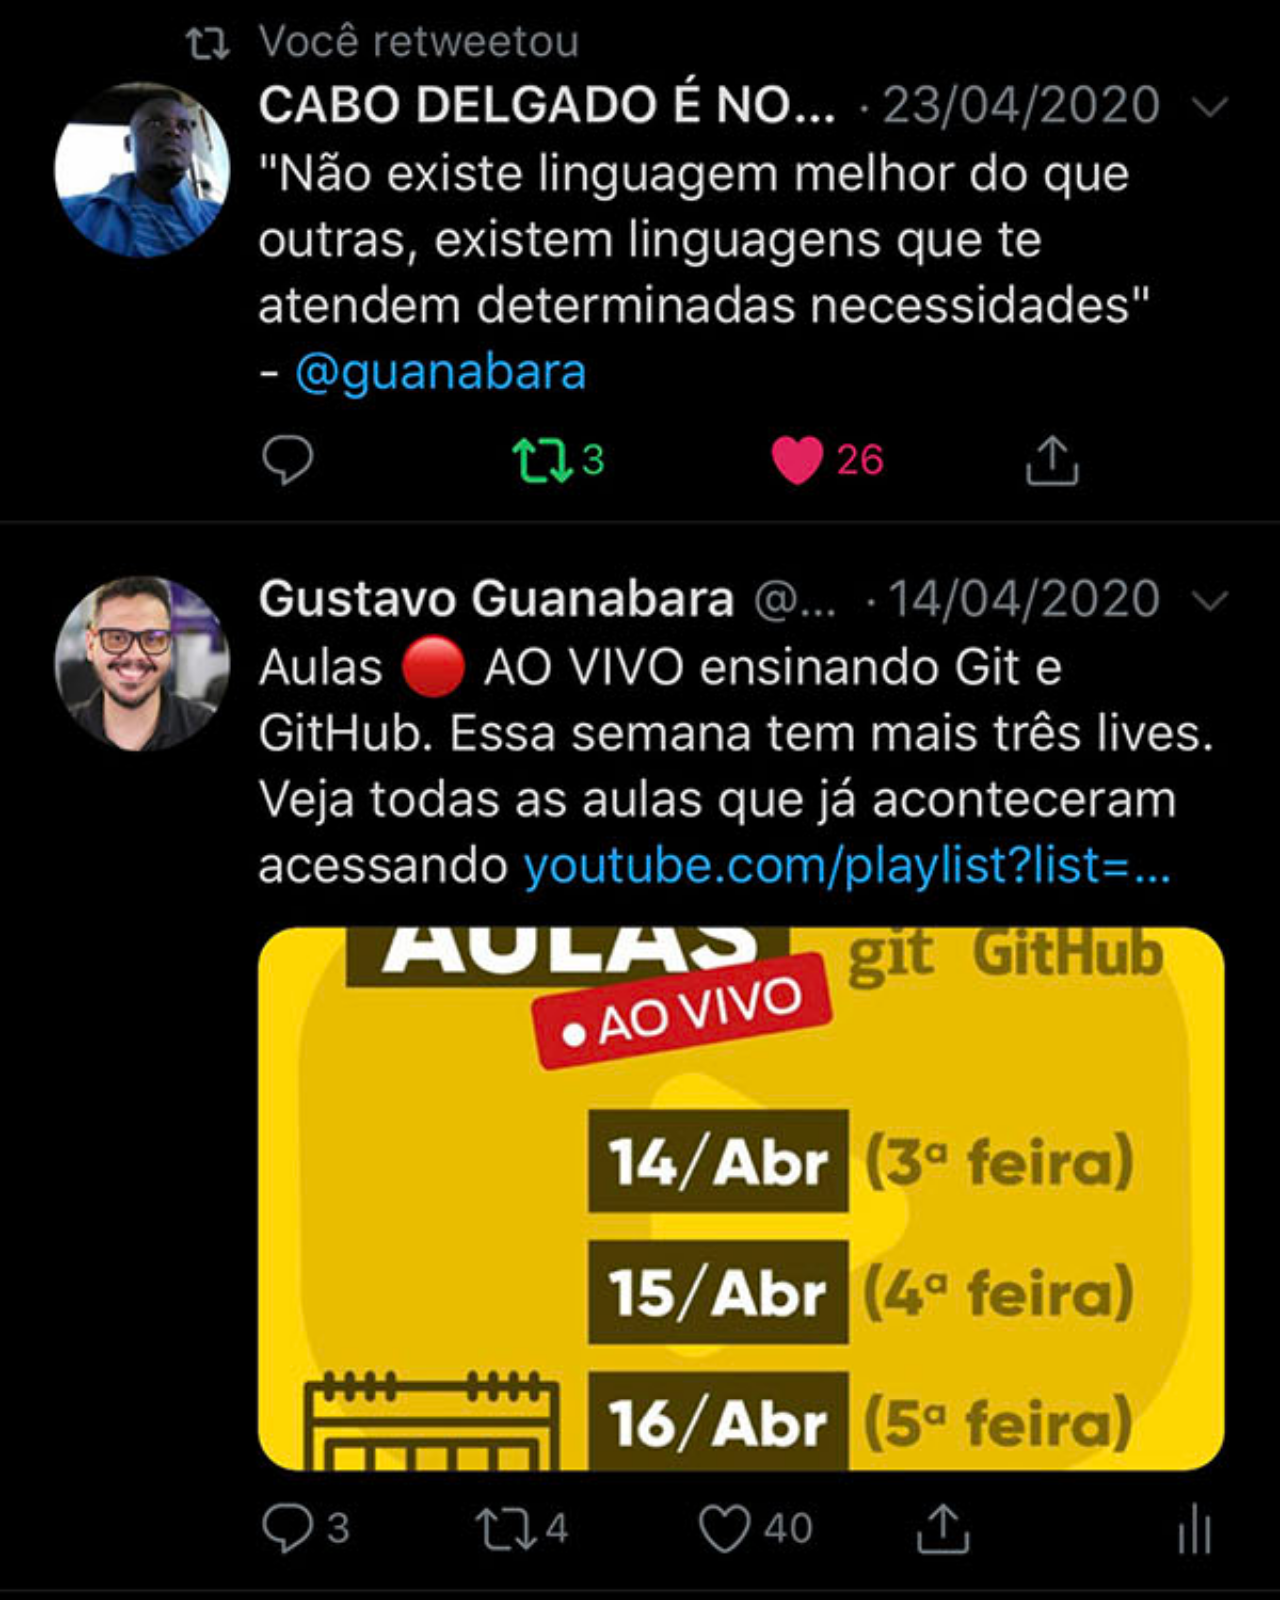
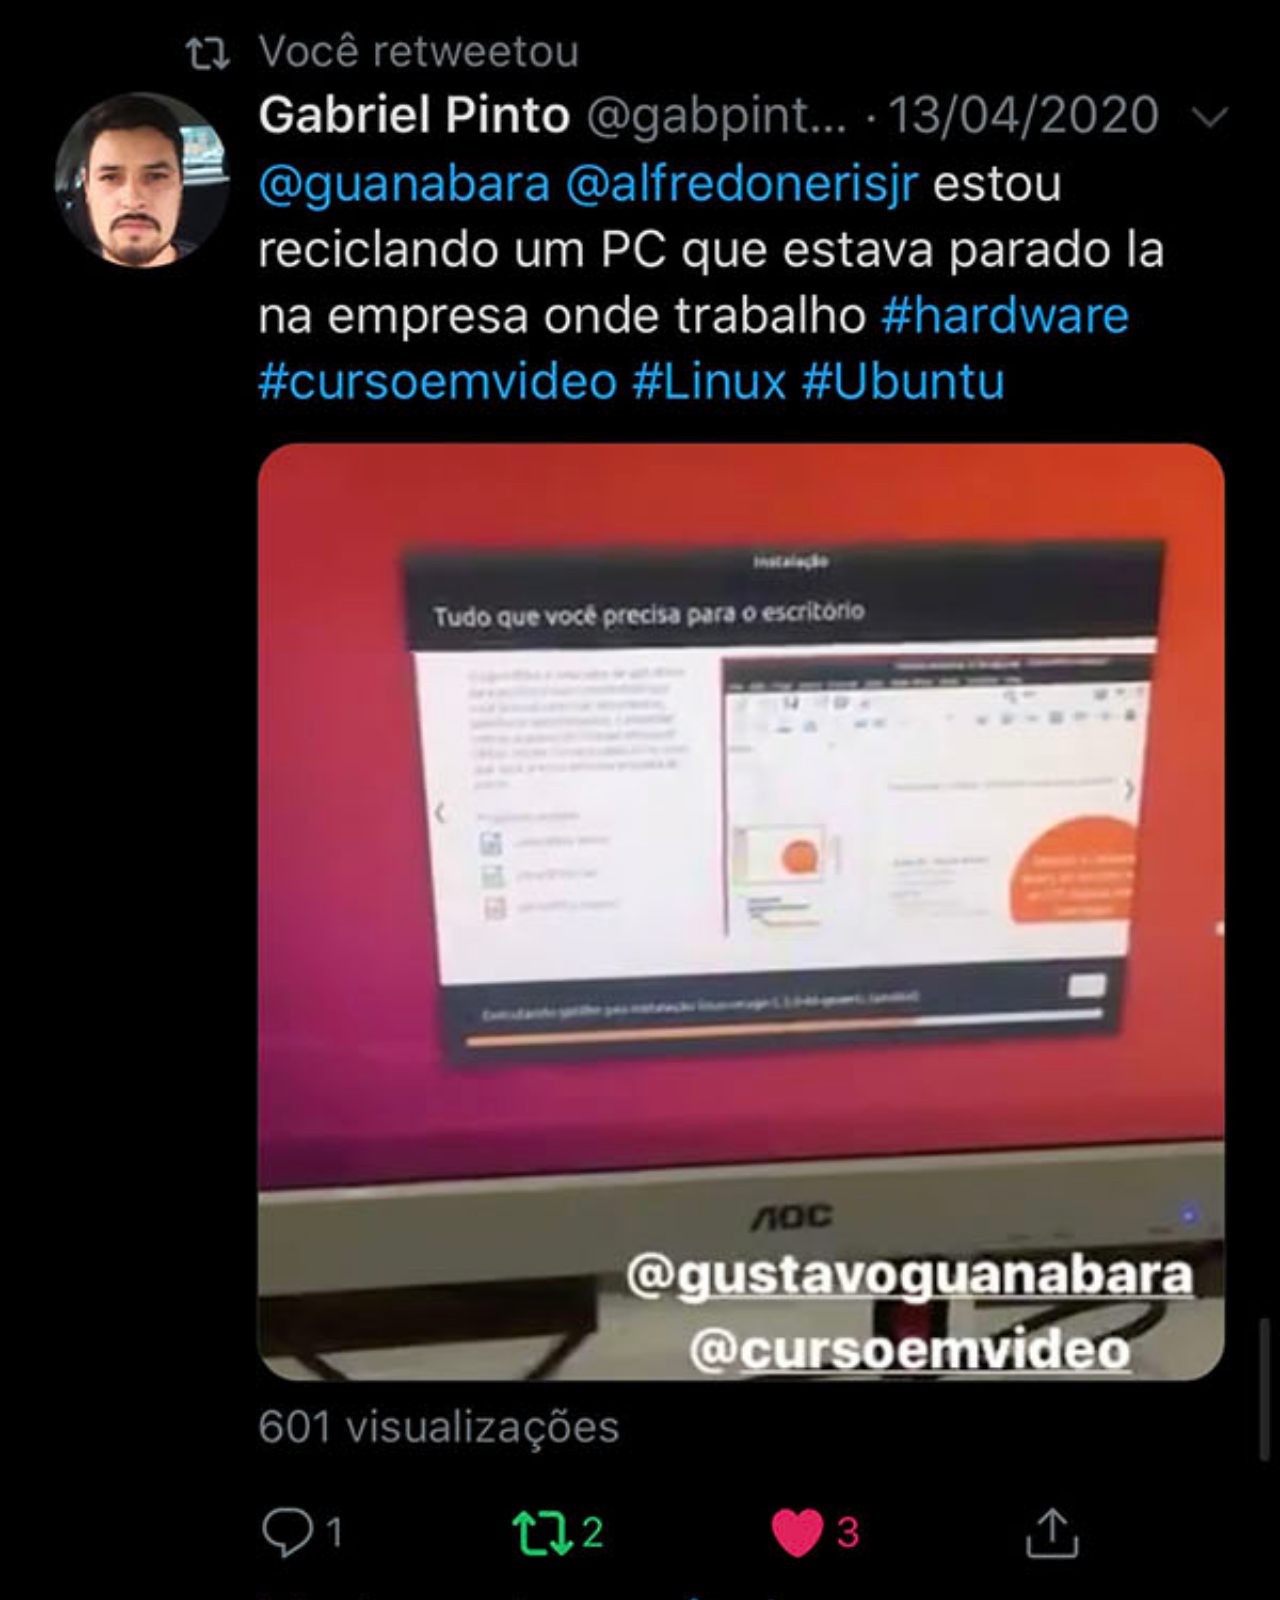
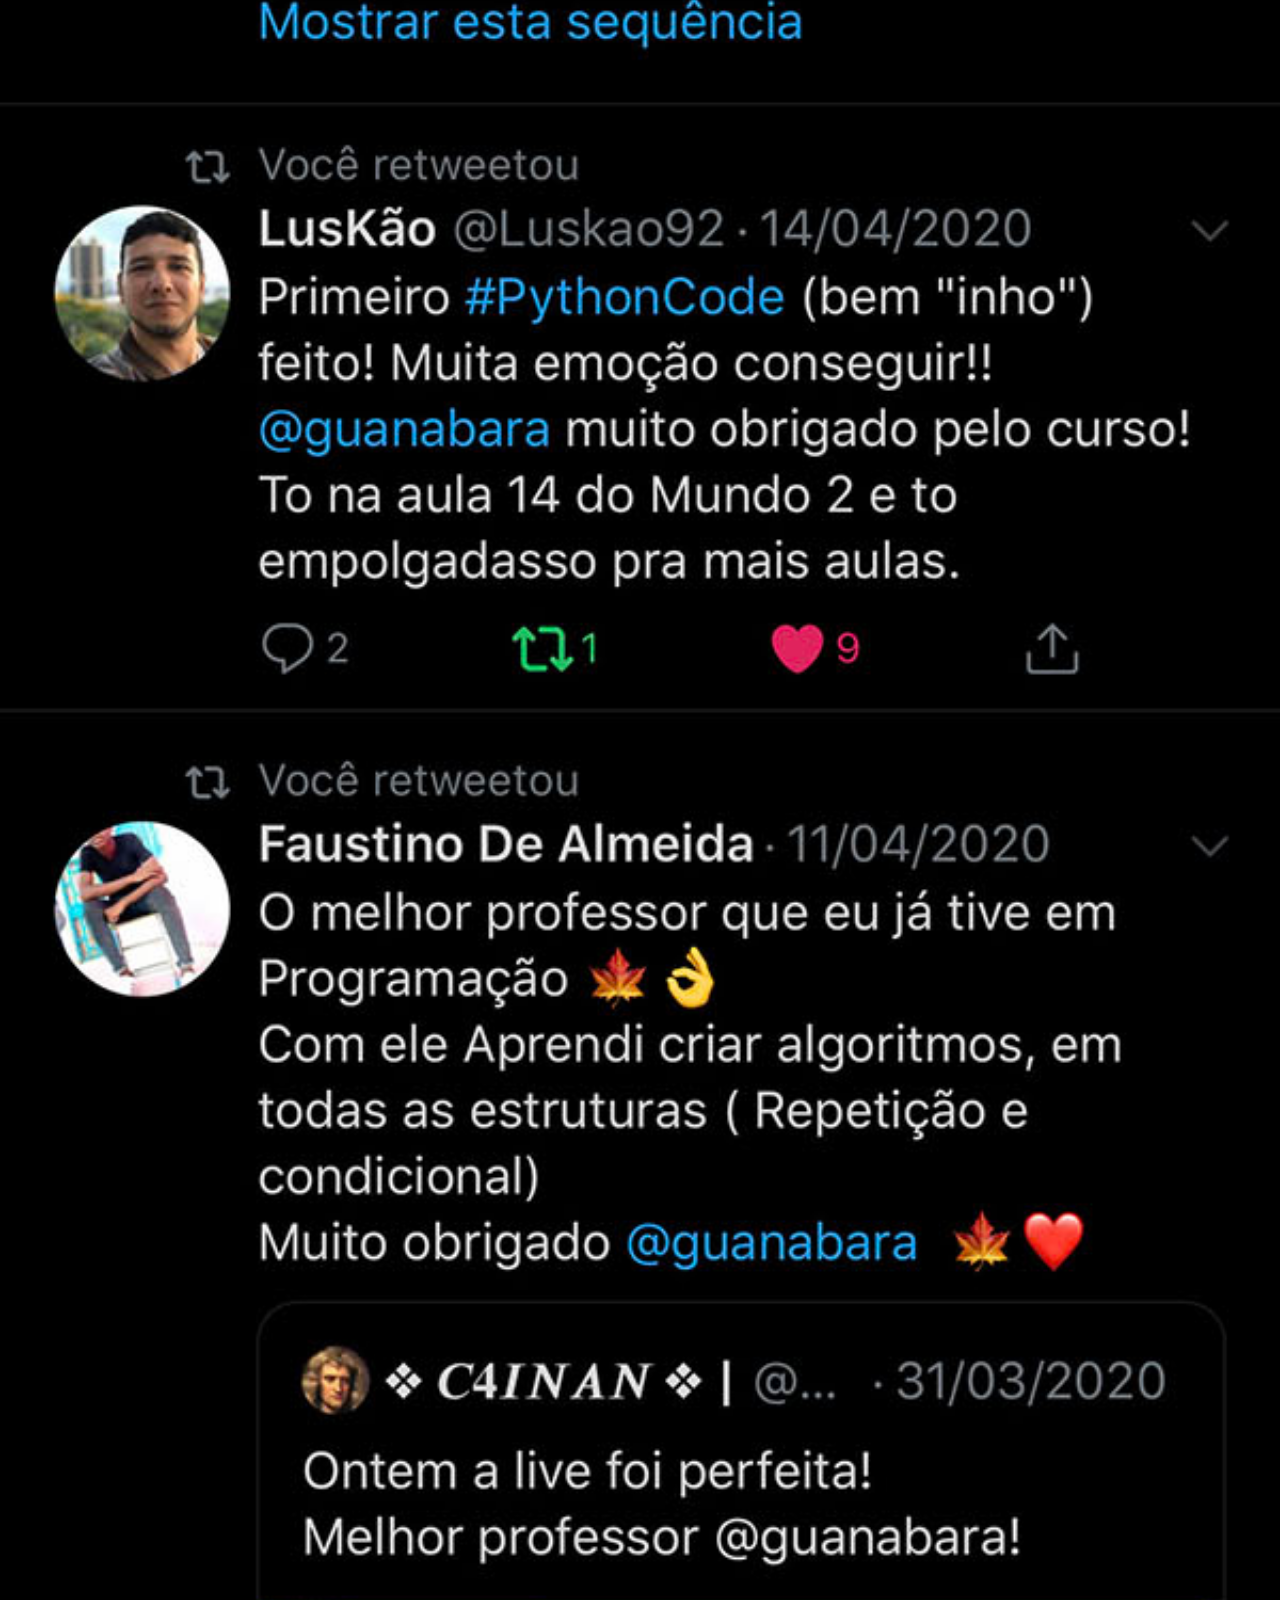
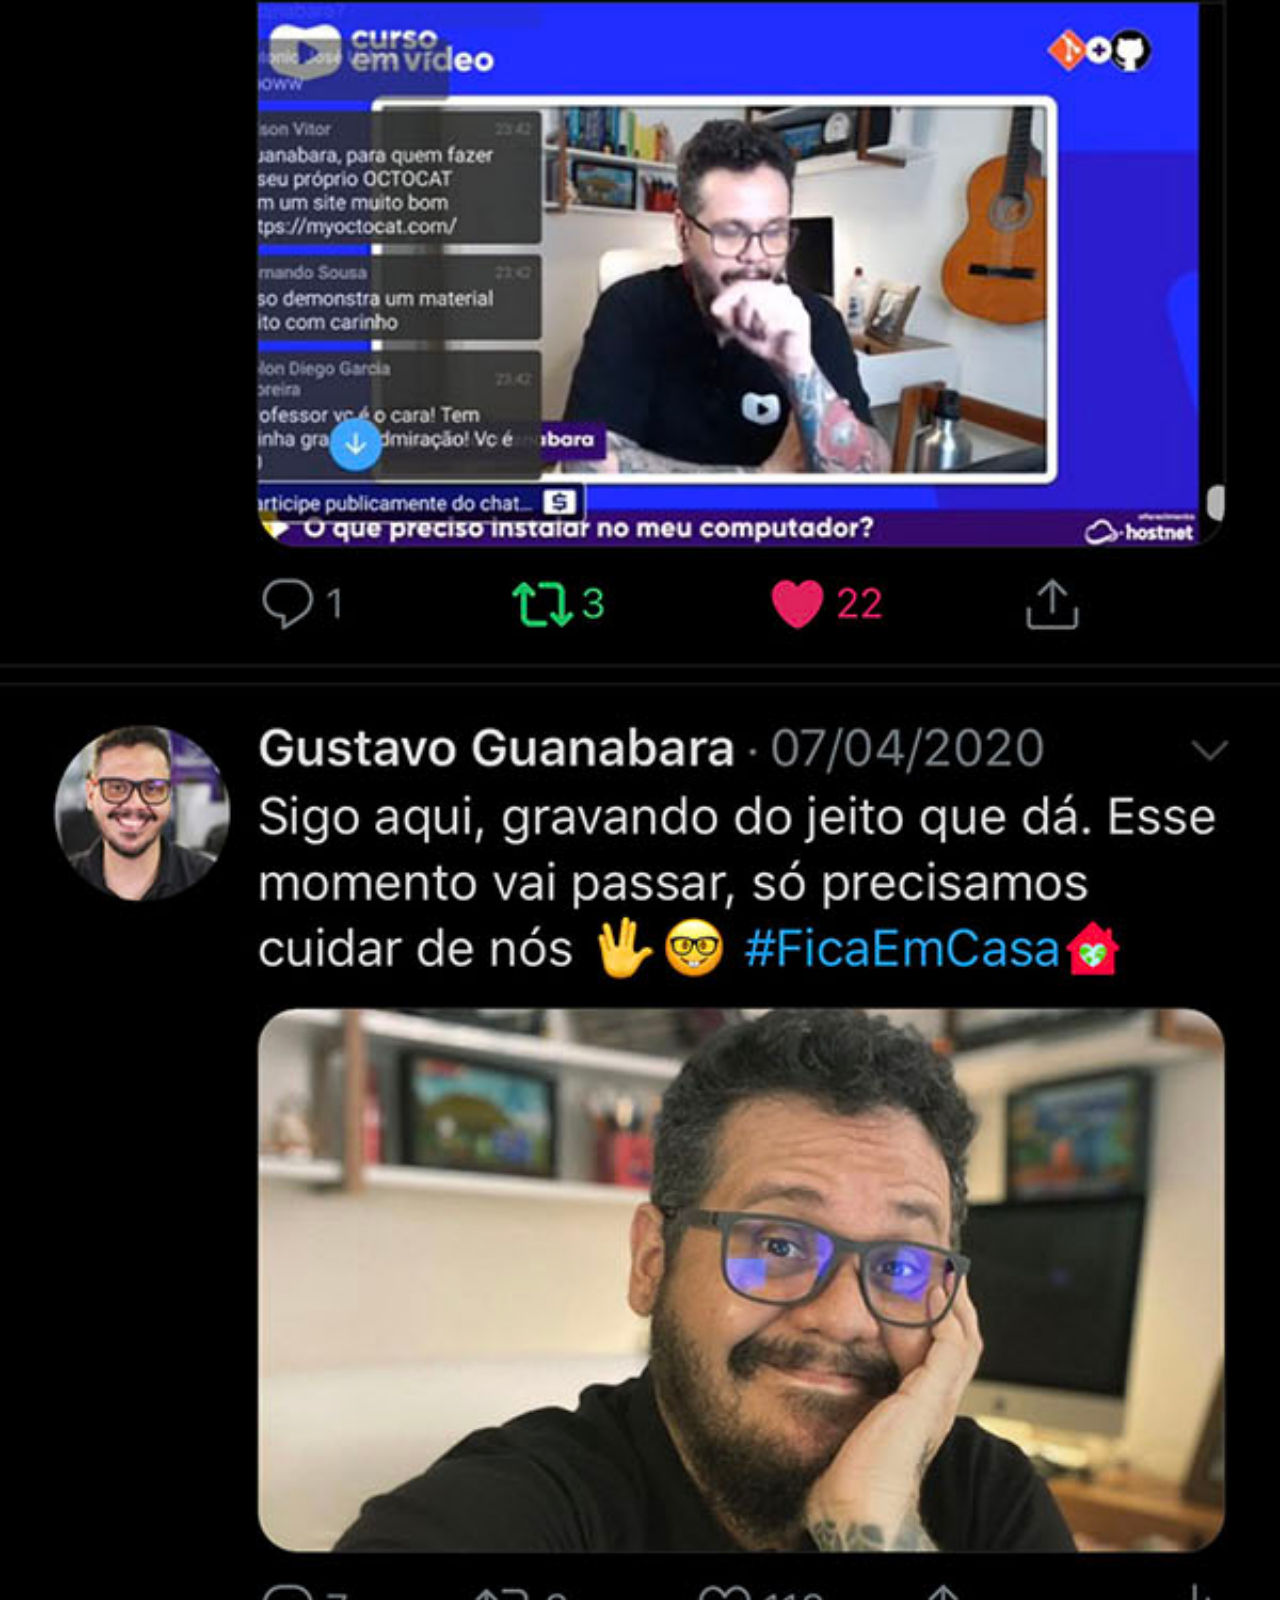
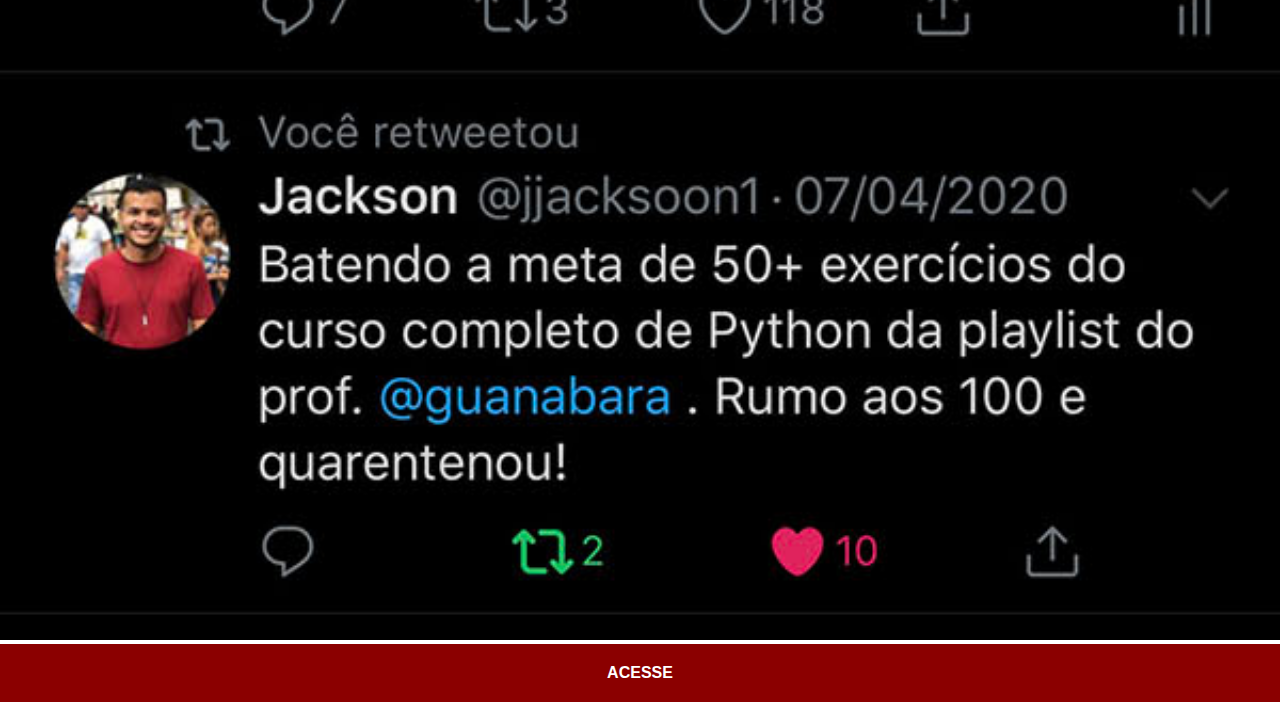
<file: twitter.html>
<!DOCTYPE html>
<html lang="pt-br">
<head>
    <meta charset="UTF-8">
    <meta name="viewport" content="width=device-width, initial-scale=1.0">
    <title>Twitter</title>
    <link rel="stylesheet" href="estilos/social.css">
</head>
<body>
    <img src="imagens/tela-twitter.jpg" alt="twitter">
    <a href="https://twitter.com/cursosemvideo" target="_blank">ACESSE</a>
</body>
</html>
</file>
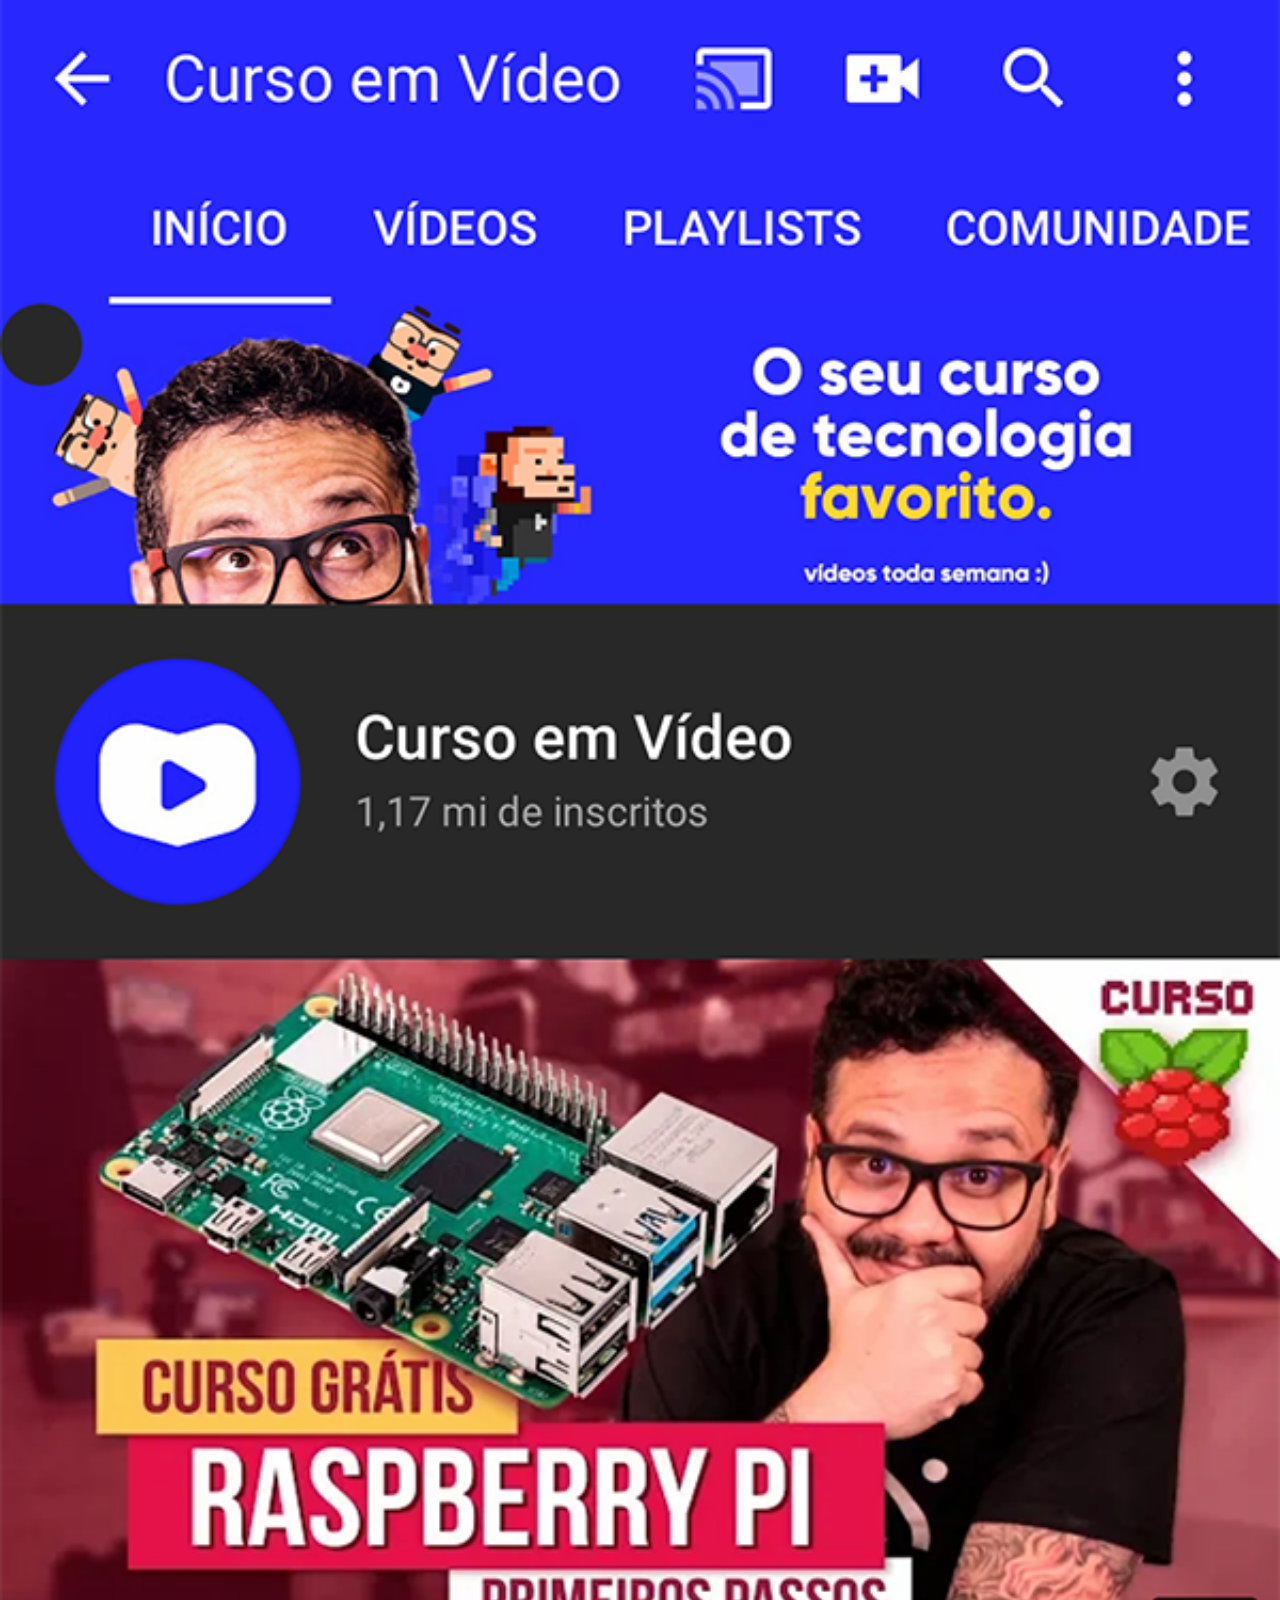
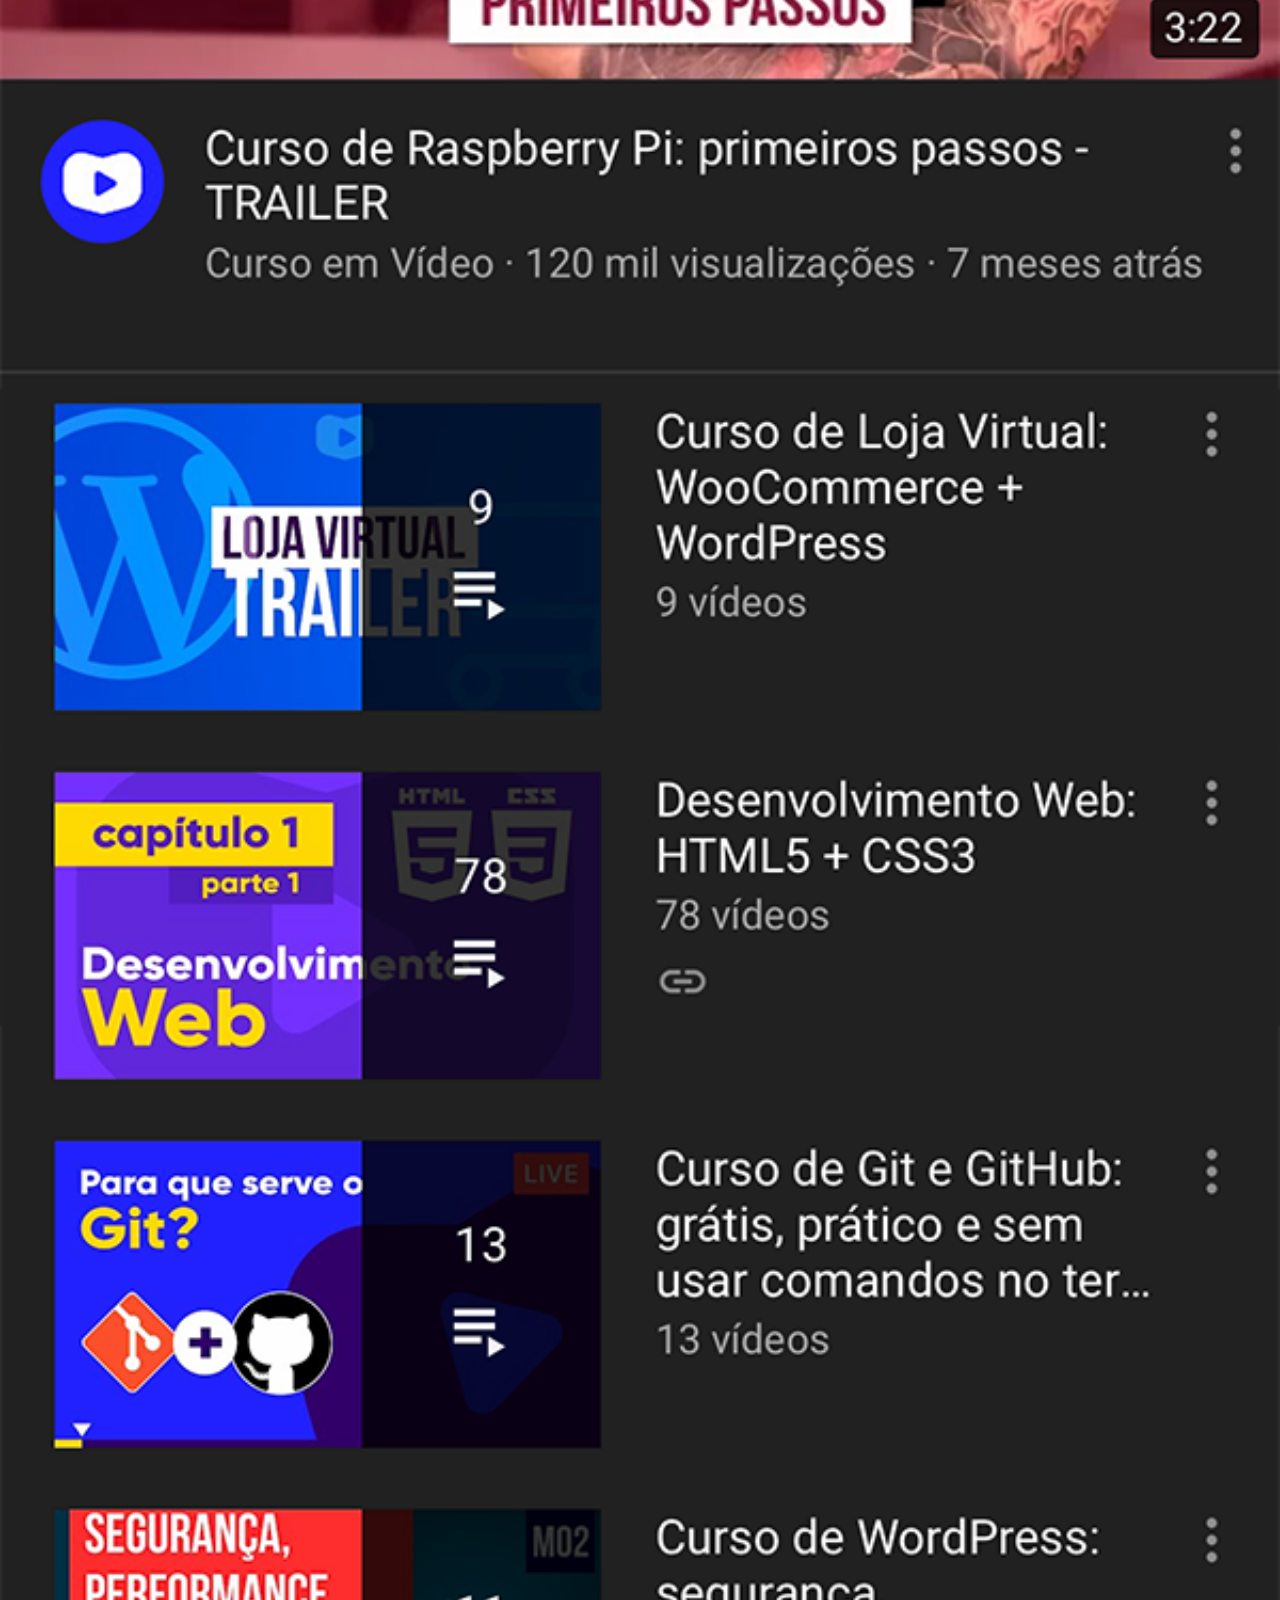
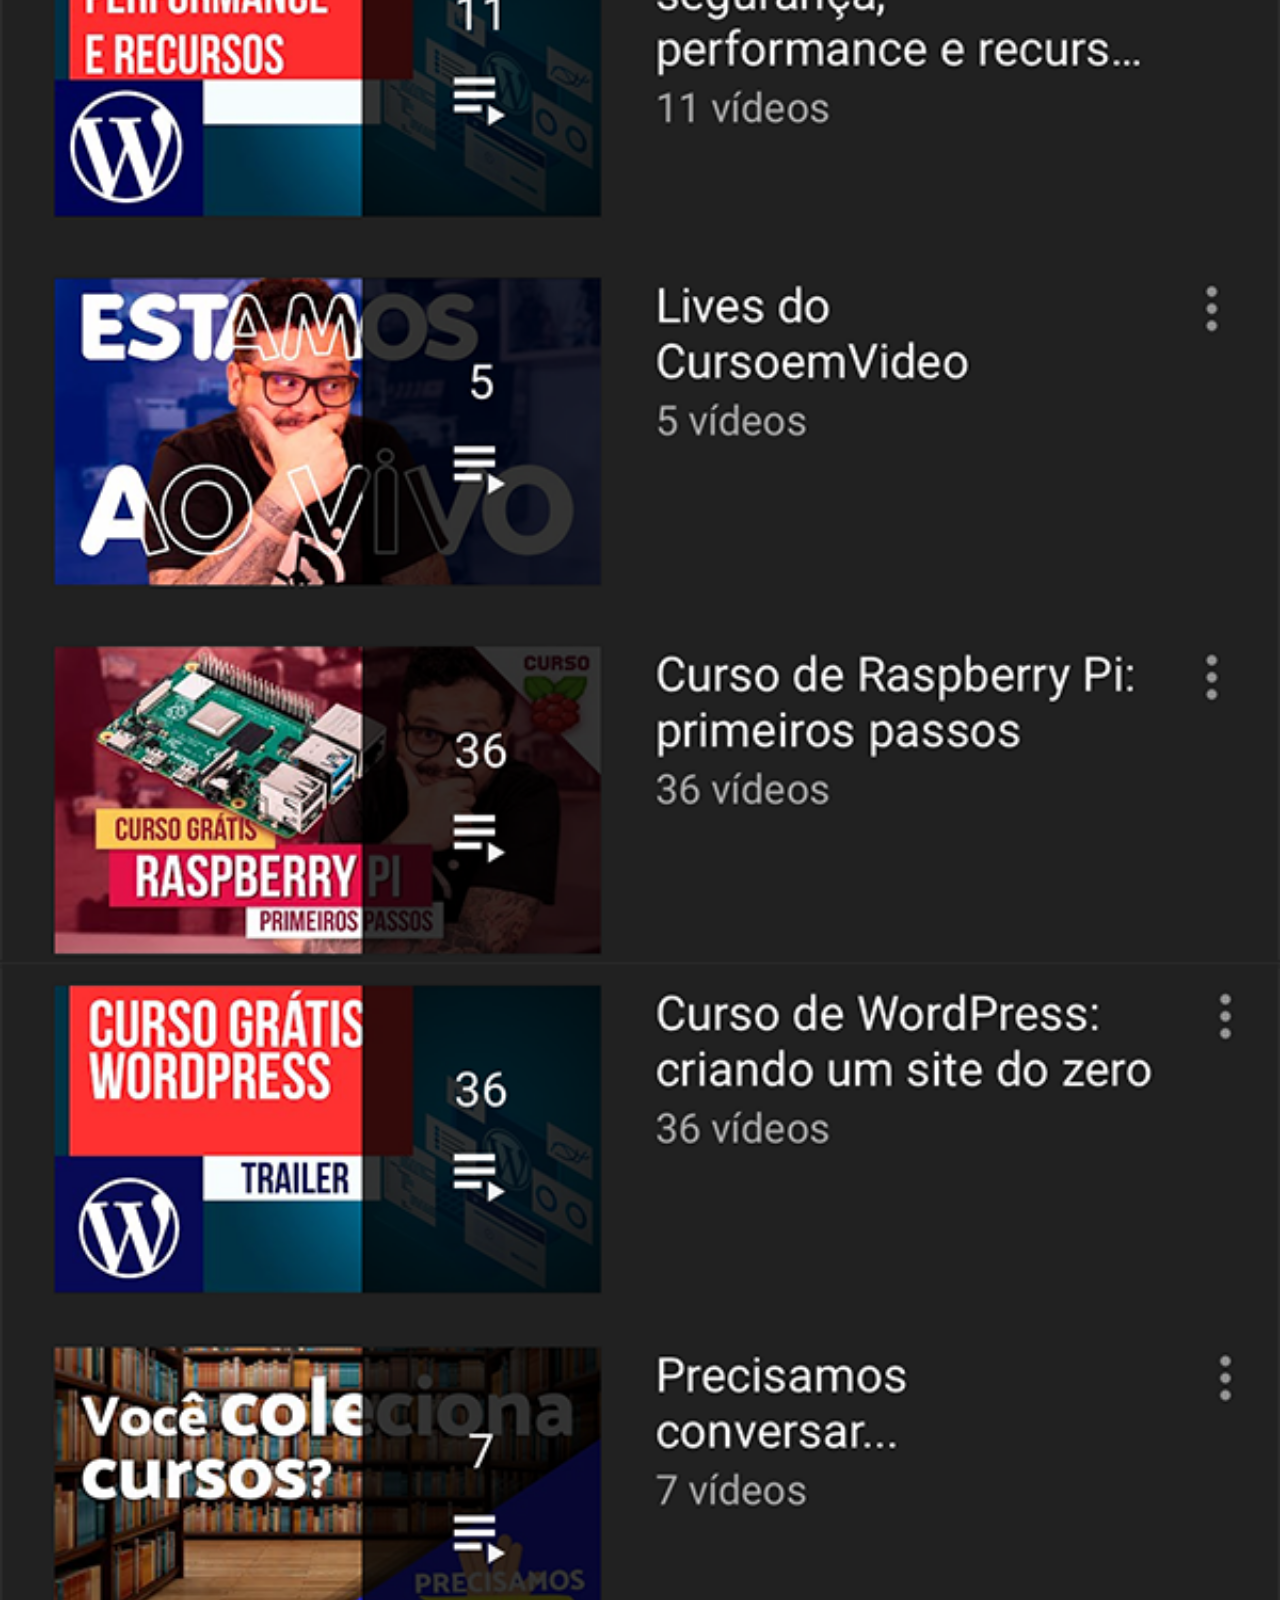
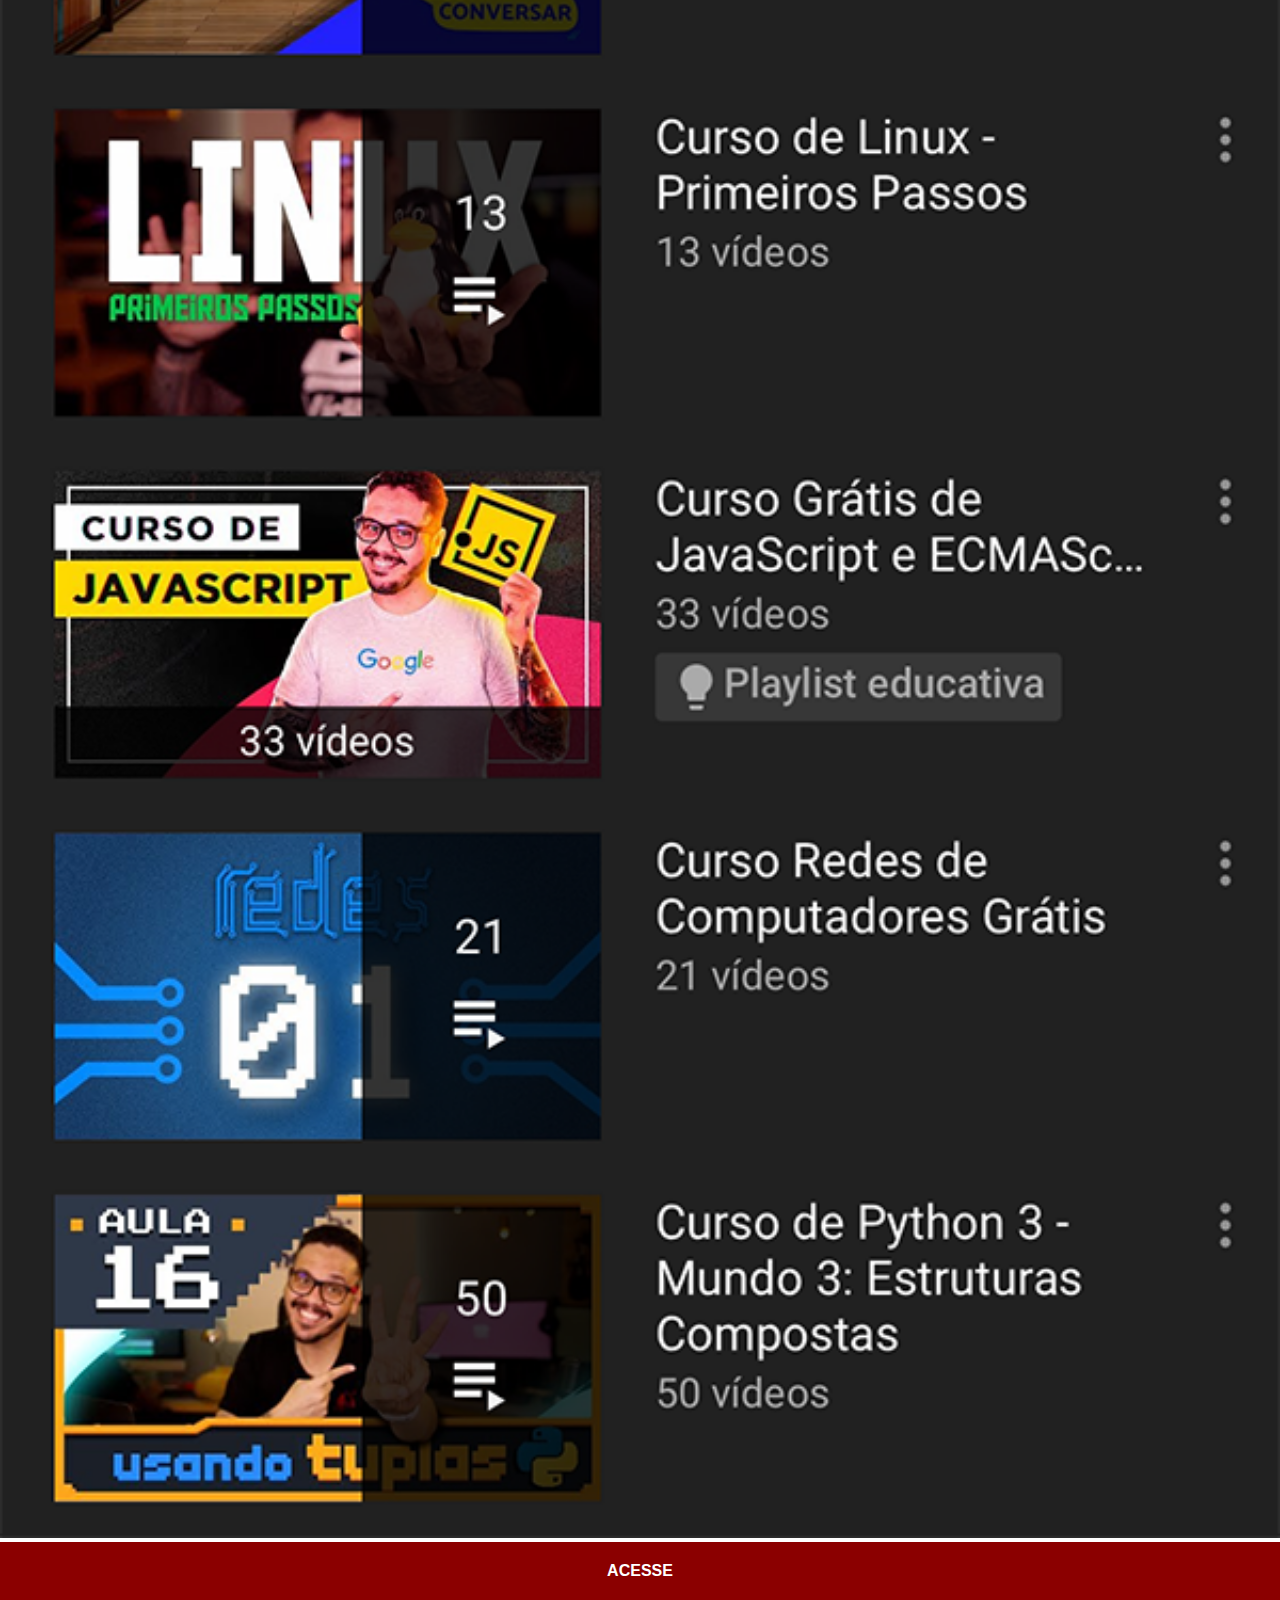
<file: youtube.html>
<!DOCTYPE html>
<html lang="pt-br">
<head>
    <meta charset="UTF-8">
    <meta name="viewport" content="width=device-width, initial-scale=1.0">
    <title>Youtube</title>
    <link rel="stylesheet" href="estilos/social.css">
</head>
<body>
    <img src="imagens/tela-youtube.png" alt="yuotube">
    <a href="https://www.youtube.com/@CursoemVideo" target="_blank">ACESSE</a>
</body>
</html>
</file>
<file: estilos/style.css>
@charset "UTF-8";

* {
    margin: 0px;
    padding: 0px;
    font-family: Arial, Helvetica, sans-serif;
}

html , body {
    height:100vh;
    width: 100vw;
    background-color:black;
}

body {
    background: url('../imagens/fundo-madeira.jpg') no-repeat top center;
    background-size: cover;
    background-attachment: fixed;
}

main {
    position: relative;
    height:100vh;
}

section#telefone {
    position: absolute;
    top: 50%;
    left: 50%;
    transform: translate(-50%,-50%);
    
    
    height: 629px;
    width: 311px;
    background:url('../imagens/frame-iphone.png') no-repeat ;
}

iframe#tela {
    position: relative;
    top: 80px;
    left: 22px;
    width: 264px;
    height: 469px;
}

section#redes-sociais img {
    width: 50px;
    height: 50px;
    margin: 10px;
    border-radius:50%;
    box-sizing: border-box;
    box-shadow: 2px 2px 5px rgba(0, 0, 0, 0.555);

}

section#redes-sociais {
    text-align: right;
}

section#redes-sociais img:hover {
    border: 2px solid rgba(255, 255, 255, 0.651);
    transform: translate(-3px,-3px);
    box-shadow: 5px 5px 10px rgba(0, 0, 0, 0.678);
    transition:transform .3s;
}
</file>
<file: estilos/social.css>
@charset "UTF-8";

* {
    margin:0px;
    padding:0px;
    font-family: Arial, Helvetica, sans-serif;
}

::-webkit-scrollbar {
     width: 0px;
    height: 0px;
}

img {
    width: 100vw;
    background-position: cover;

}

a {
    display:block;
    background-color: darkred;
    color:white;
    padding: 20px;
    text-align: center;
    font-weight: bolder;
    text-decoration: none;
}

a:hover {
    background-color: red;
}
</file>
